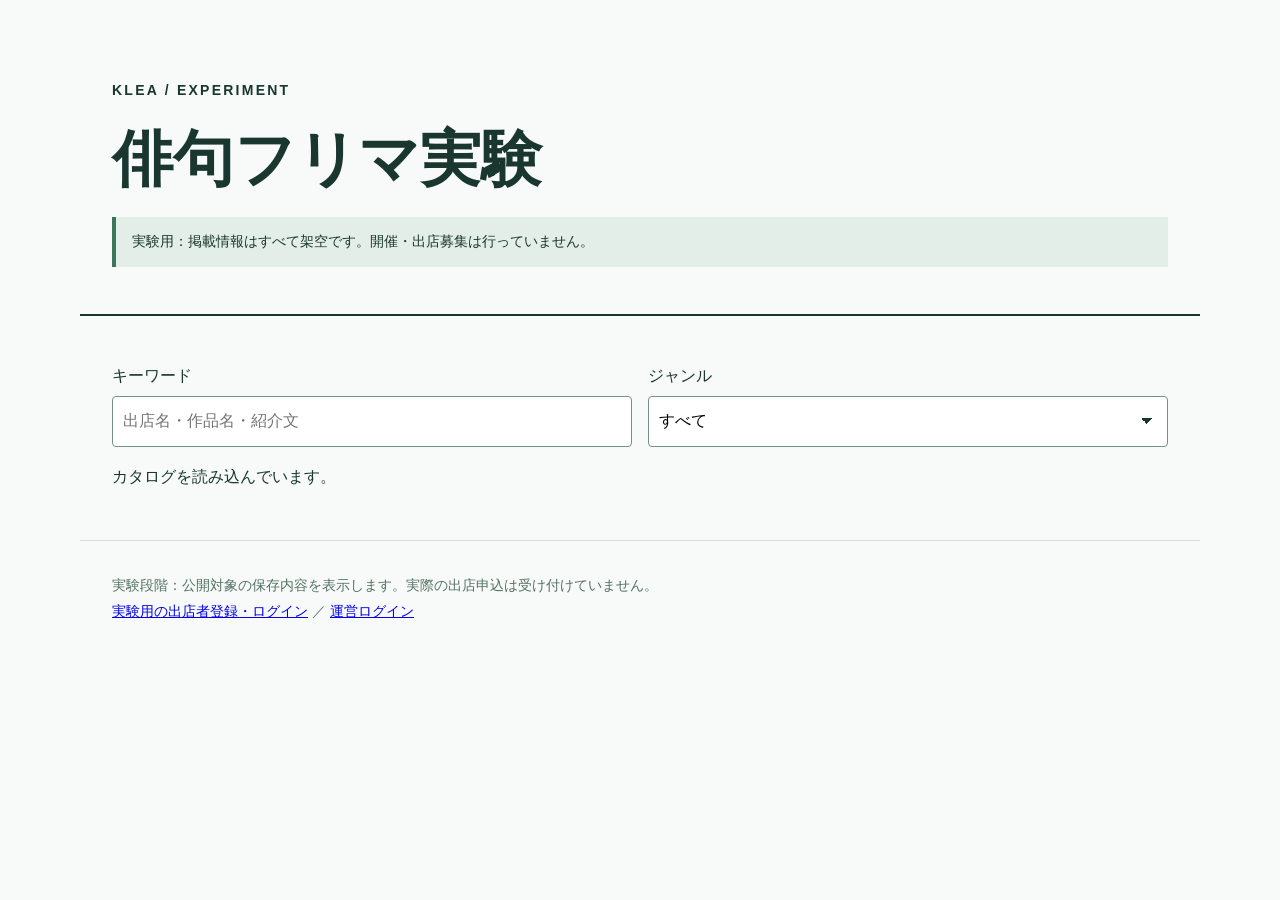
<file: docs/index.html>
<!doctype html>
<html lang="ja">
<head>
  <meta charset="utf-8">
  <meta name="viewport" content="width=device-width, initial-scale=1">
  <meta name="description" content="文芸同人誌即売会システムの実験用カタログ。すべて架空の情報です。">
  <title>俳句フリマ｜実験カタログ</title>
  <link rel="stylesheet" href="./styles.css">
  <script src="./connection.js"></script>
  <script src="./rpc.js"></script>
  <script src="./app.js" type="module"></script>
</head>
<body>
  <header><p class="eyebrow">KLEA / EXPERIMENT</p><h1 id="eventTitle">俳句フリマ実験</h1>
    <p id="catalogNotice" class="notice">実験用：掲載情報はすべて架空です。開催・出店募集は行っていません。</p>
  </header>
  <main>
    <section aria-labelledby="catalog-title">
      <p id="publicationInfo" class="meta"></p>
      <p id="eventInfo" class="meta"></p>
      <div class="filters">
        <label for="search">キーワード<input id="search" type="search" placeholder="出店名・作品名・紹介文" maxlength="200"></label>
        <label for="genre">ジャンル<select id="genre"><option value="">すべて</option></select></label>
      </div>
      <p id="status" role="status" aria-live="polite">カタログを読み込んでいます。</p>
      <div id="catalog" class="catalog"></div>
    </section>
  </main>
  <footer>実験段階：公開対象の保存内容を表示します。実際の出店申込は受け付けていません。<br><a href="./exhibitor/">実験用の出店者登録・ログイン</a> ／ <a href="./admin/">運営ログイン</a></footer>
</body>
</html>
</file>
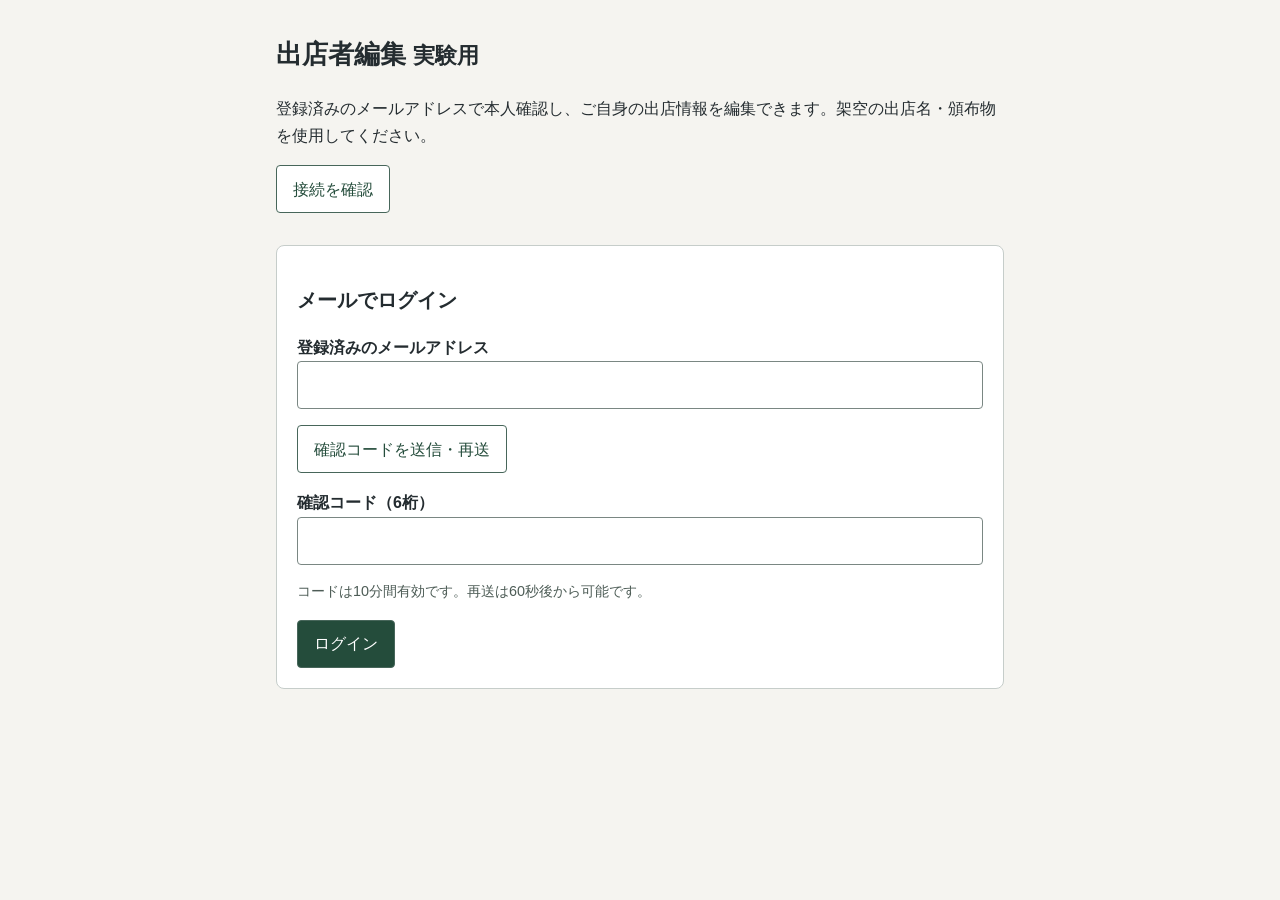
<file: gas/Index.html>
<!doctype html>
<html lang="ja">
<head>
  <base target="_top">
  <meta name="viewport" content="width=device-width, initial-scale=1">
  <title>出店者編集（実験用）</title>
  <style>
    * { box-sizing: border-box; }
    body { margin: 0; background: #f5f4f0; color: #242c30; font-family: sans-serif; line-height: 1.7; }
    main { max-width: 760px; margin: 2rem auto; padding: 0 1rem 3rem; }
    h1 { font-size: 1.65rem; } h2 { font-size: 1.25rem; }
    section, .book { background: white; border: 1px solid #c6cdca; border-radius: 8px; padding: 1.25rem; margin: 1rem 0; }
    label { display: block; margin-top: 1rem; font-weight: bold; }
    input, textarea, select { display: block; width: 100%; min-width: 0; font: inherit; padding: .6rem; border: 1px solid #7a8783; border-radius: 4px; color: inherit; background: white; }
    textarea { min-height: 7rem; resize: vertical; }
    button { font: inherit; padding: .6rem 1rem; border: 1px solid #47665a; border-radius: 4px; background: #fff; color: #244c3b; cursor: pointer; }
    button.primary { background: #244c3b; color: white; }
    button:disabled { opacity: .55; cursor: default; }
    .actions { display: flex; flex-wrap: wrap; gap: .6rem; margin-top: 1rem; }
    .note { color: #4d5c56; font-size: .9rem; }
    #result { padding: .8rem; border-left: 4px solid #47665a; overflow-wrap: anywhere; }
    #result:empty { display: none; }
    fieldset { border: 0; padding: 0; margin: 0; min-width: 0; }
    [hidden] { display: none !important; }
    .image-list { display: grid; gap: .75rem; margin: 1rem 0; }
    .image-item { border: 1px solid #c6cdca; padding: .75rem; overflow-wrap: anywhere; }
    .image-item img, #imagePreview { display: block; max-width: 100%; max-height: 400px; width: auto; height: auto; margin: .5rem auto; }
    :focus-visible { outline: 3px solid #af6900; outline-offset: 3px; }
  </style>
</head>
<body>
<main>
  <h1>出店者編集 <small>実験用</small></h1>
  <p>登録済みのメールアドレスで本人確認し、ご自身の出店情報を編集できます。架空の出店名・頒布物を使用してください。</p>
  <div class="actions"><button id="check" type="button">接続を確認</button></div>
  <p id="result" role="status" aria-live="polite"></p>
  <p id="sessionNotice" class="note" hidden></p>
  <div class="actions"><button id="restore" type="button" hidden>ログインの復元を再試行</button></div>
  <section id="login">
    <h2>メールでログイン</h2>
    <form id="emailForm">
      <label for="email">登録済みのメールアドレス</label>
      <input id="email" type="email" autocomplete="email" maxlength="254" required>
      <div class="actions"><button id="sendCode" type="submit">確認コードを送信・再送</button></div>
    </form>
    <form id="codeForm">
      <label for="code">確認コード（6桁）</label>
      <input id="code" type="text" inputmode="numeric" autocomplete="one-time-code" pattern="[0-9]{6}" maxlength="6" required>
      <p class="note">コードは10分間有効です。再送は60秒後から可能です。</p>
      <div class="actions"><button class="primary" type="submit">ログイン</button></div>
    </form>
  </section>
  <section id="editor" hidden>
    <h2>出店情報</h2>
    <p id="savedState" class="note"></p>
    <p id="editState" class="note"></p>
    <form id="profileForm">
      <fieldset id="fields">
        <label for="name">出店名（必須・80文字まで）</label><input id="name" maxlength="80" required>
        <label for="description">紹介文（2,000文字まで）</label><textarea id="description" maxlength="2000"></textarea>
        <label for="genre">ジャンル（40文字まで）</label><input id="genre" maxlength="40">
        <h2>頒布物</h2>
        <p class="note">10点まで登録できます。削除は「保存」で確定します。</p>
        <div id="books"></div>
        <button id="addBook" type="button">頒布物を追加</button>
      </fieldset>
      <div class="actions"><button id="save" class="primary" type="submit">保存</button></div>
    </form>
    <section id="imageConfirm" hidden>
      <h2>画像を確認して登録</h2>
      <p id="imageDetails"></p>
      <img id="imagePreview" alt="登録前の画像プレビュー">
      <p class="note">この表示を確認して登録してください。画像の登録はその場で保存されます。</p>
      <div class="actions"><button id="uploadImage" class="primary" type="button">この画像を登録</button><button id="cancelImage" type="button">取り消す</button></div>
    </section>
    <div class="actions">
      <button id="reload" type="button">保存済みの内容を読み直す</button>
      <button id="logout" type="button">ログアウト</button>
    </div>
    <p class="note">保存しても公開カタログには反映されません。同じタブでは再読み込み後も有効期限内のログインを復元します。未保存の入力は復元されません。</p>
  </section>
</main>
<script>
'use strict';
const $ = id => document.getElementById(id);
let token = null;
let data = null;
let dirty = false;
let busy = false;
let pending = null;
let bookSequence = 0;
let preparedImage = null;
const SESSION_KEY = 'hf_test.exhibitorSession.v1';

function sessionNotice() {
  $('sessionNotice').hidden = false;
  $('sessionNotice').textContent = 'このブラウザーではログイン情報を一時保存できません。再読み込み後は再ログインが必要です。';
}
function rememberSession(value) {
  try {
    if (value) window.sessionStorage.setItem(SESSION_KEY, value);
    else window.sessionStorage.removeItem(SESSION_KEY);
    return true;
  } catch (_) { sessionNotice(); return false; }
}
function storedSession() {
  try {
    const value = window.sessionStorage.getItem(SESSION_KEY);
    if (value === null) return null;
    if (/^[0-9a-f]{64}$/.test(value)) return value;
    rememberSession(null);
  } catch (_) { sessionNotice(); }
  return null;
}
async function restoreSession() {
  const savedToken = storedSession();
  $('restore').hidden = true;
  if (!savedToken) return;
  message('ログイン情報を確認しています。');
  try {
    // 保存されたトークンだけではログイン扱いにしない。期限・失効・所属は毎回GASが確認する。
    const result = await rpc('getMyProfile', savedToken);
    token = savedToken;
    render(result.data);
    message('ログインを復元し、保存済みの内容を読み込みました。');
  } catch (error) {
    if (['UNAUTHENTICATED', 'FORBIDDEN'].includes(error.code)) {
      rememberSession(null);
      message('ログインを継続できません。メール確認コードで再ログインしてください。');
    } else {
      // 通信失敗と失効を区別し、再試行できるように保存したトークンは残す。
      $('restore').hidden = false;
      message('ログイン情報を確認できませんでした。「ログインの復元を再試行」を押してください。');
    }
  }
}

function message(text) { $('result').textContent = text; }
function controls() {
  const closed = data && data.editable === false;
  $('fields').disabled = busy || !!pending || !!preparedImage;
  for (const node of $('fields').querySelectorAll('input, textarea, select, button')) {
    node.disabled = !!closed && node.dataset.readAction !== 'true';
  }
  $('save').disabled = busy || !!preparedImage || !!closed;
  $('save').textContent = pending ? '同じ保存を再試行・結果確認' : '保存';
  $('reload').disabled = busy;
  $('logout').disabled = busy;
  $('check').disabled = busy;
  $('restore').disabled = busy;
  for (const node of document.querySelectorAll('#login input, #login button')) node.disabled = busy;
  $('addBook').disabled = !!closed || $('books').children.length >= 10;
  $('uploadImage').disabled = busy;
  $('cancelImage').disabled = busy || !!(preparedImage && preparedImage.committing);
}
function rpc(method, ...args) {
  return new Promise((resolve, reject) => {
    if (!window.google || !google.script || !google.script.run) {
      reject({ network: true, message: 'GASのWebアプリURLから開いてください。' }); return;
    }
    google.script.run.withSuccessHandler(result => {
      if (result && result.ok) resolve(result);
      else {
        const error = result && result.error || { code: 'UNAVAILABLE', message: '応答を確認できませんでした。' };
        if (error.code === 'UNAUTHENTICATED') rememberSession(null);
        reject(error);
      }
    }).withFailureHandler(() => reject({ network: true, message: '通信結果を確認できませんでした。' }))[method](...args);
  });
}
async function action(operation) {
  if (busy) return;
  busy = true; controls();
  try { await operation(); }
  catch (error) { message(error.message || '処理を完了できませんでした。'); }
  finally { busy = false; controls(); }
}
function input(labelText, key, value, options = {}) {
  const label = document.createElement('label');
  const id = 'book-' + bookSequence + '-' + key;
  label.htmlFor = id; label.textContent = labelText;
  const field = document.createElement(options.area ? 'textarea' : 'input');
  field.id = id; field.dataset.key = key; field.value = value;
  if (options.max) field.maxLength = options.max;
  if (options.required) field.required = true;
  if (options.number) { field.type = 'number'; field.min = '0'; field.max = '1000000'; field.step = '1'; field.required = true; }
  return [label, field];
}
function addBook(book) {
  bookSequence++;
  const card = document.createElement('div'); card.className = 'book'; card.dataset.id = book.id || '';
  card.dataset.imageIds = JSON.stringify((book.images || []).map(image => image.id));
  card.append(...input('作品名（必須・120文字まで）', 'title', book.title, { max: 120, required: true }),
    ...input('著者（120文字まで）', 'author', book.author, { max: 120 }),
    ...input('紹介文（2,000文字まで）', 'description', book.description, { max: 2000, area: true }),
    ...input('価格（円）', 'price', book.price, { number: true }));
  const label = document.createElement('label'); label.textContent = '刊行区分'; label.htmlFor = 'book-' + bookSequence + '-release';
  const select = document.createElement('select'); select.dataset.key = 'releaseType'; select.id = label.htmlFor;
  for (const text of ['新刊', '既刊', 'その他']) { const option = document.createElement('option'); option.value = text; option.textContent = text; select.append(option); }
  select.value = book.releaseType;
  const remove = document.createElement('button'); remove.type = 'button'; remove.textContent = 'この頒布物を削除';
  remove.addEventListener('click', () => { card.remove(); dirty = true; controls(); });
  const actions = document.createElement('div'); actions.className = 'actions'; actions.append(remove);
  card.append(label, select, actions);
  const images = document.createElement('div'); images.className = 'image-list';
  (book.images || []).forEach(image => {
    const item = document.createElement('div'); item.className = 'image-item';
    const status = document.createElement('p'); status.textContent = image.width + '×' + image.height + 'px ／ ' + Math.ceil(image.bytes / 1000) + 'KB';
    const preview = document.createElement('img'); preview.alt = book.title + 'の登録画像'; preview.hidden = true;
    const show = document.createElement('button'); show.type = 'button'; show.dataset.readAction = 'true'; show.textContent = '画像を表示';
    show.addEventListener('click', () => action(async () => {
      const result = await rpc('getPublicationImage', token, image.id);
      if (result.contentType !== 'image/jpeg' && result.contentType !== 'image/png') throw new Error('画像形式を確認できません。');
      preview.src = 'data:' + result.contentType + ';base64,' + result.base64; preview.hidden = false;
    }));
    const erase = document.createElement('button'); erase.type = 'button'; erase.textContent = '画像を削除';
    erase.addEventListener('click', () => {
      card.dataset.imageIds = JSON.stringify(JSON.parse(card.dataset.imageIds).filter(id => id !== image.id));
      item.remove(); dirty = true; controls();
    });
    const earlier = document.createElement('button'); earlier.type = 'button'; earlier.textContent = '先頭にする';
    earlier.addEventListener('click', () => {
      card.dataset.imageIds = JSON.stringify([image.id, ...JSON.parse(card.dataset.imageIds).filter(id => id !== image.id)]);
      images.prepend(item); dirty = true;
    });
    const imageActions = document.createElement('div'); imageActions.className = 'actions'; imageActions.append(show, earlier, erase);
    item.append(status, preview, imageActions); images.append(item);
  });
  card.append(images);
  const uploadLabel = document.createElement('label'); uploadLabel.textContent = '画像を追加（1作品3点まで）';
  const upload = document.createElement('input'); upload.type = 'file';
  upload.id = 'book-' + bookSequence + '-upload'; uploadLabel.htmlFor = upload.id;
  upload.accept = '.jpg,.jpeg,.png,.gif,.bmp,image/jpeg,image/png,image/gif,image/bmp';
  upload.addEventListener('change', () => action(async () => {
    const file = upload.files && upload.files[0]; upload.value = '';
    if (!file) return;
    if (!book.id || dirty) throw new Error('先に出店情報を保存してから、画像を追加してください。');
    if (!data.imagesConfigured) throw new Error('画像保存先が未設定です。運営に確認してください。');
    if ((book.images || []).length >= 3) throw new Error('画像は3点までです。削除して保存してから追加してください。');
    const image = await prepareImage(file);
    preparedImage = { request: { publicationId: book.id, revision: data.revision, requestId: crypto.randomUUID(),
      contentType: image.contentType, base64: image.base64 }, committing: false };
    $('imagePreview').src = 'data:' + image.contentType + ';base64,' + image.base64;
    $('imageDetails').textContent = image.width + '×' + image.height + 'px ／ ' + Math.ceil(image.bytes / 1000) + 'KB（静止画）';
    $('imageConfirm').hidden = false; message('画像の見え方を確認して登録してください。');
  }));
  const note = document.createElement('p'); note.className = 'note';
  note.textContent = 'JPEG・PNG・GIF・BMP、元画像20MBまで。長辺2,400px・1.5MB以内に調整します。GIFは先頭の静止画、一覧の先頭が代表画像になります。画像の追加前に出店情報を保存してください。';
  card.append(uploadLabel, upload, note); $('books').append(card);
}
function render(next) {
  data = next; pending = null; dirty = false; clearPreparedImage();
  $('name').value = data.profile.name; $('description').value = data.profile.description; $('genre').value = data.profile.genre;
  $('books').replaceChildren(); data.publications.forEach(addBook);
  $('savedState').textContent = '更新番号 ' + data.revision + (data.updatedAt ? ' ／ 保存日時 ' + new Date(data.updatedAt).toLocaleString('ja-JP') : ' ／ まだ保存されていません');
  $('editState').textContent = data.editable ? '編集期限: ' + new Date(data.editDeadline).toLocaleString('ja-JP')
    : '編集期間外です。保存・追加・削除はできません。';
  $('login').hidden = true; $('editor').hidden = false; controls();
}
function request() {
  const publications = Array.from($('books').children, card => {
    const book = { id: card.dataset.id || null };
    for (const field of card.querySelectorAll('[data-key]')) book[field.dataset.key] = field.dataset.key === 'price' ? Number(field.value) : field.value;
    book.imageIds = JSON.parse(card.dataset.imageIds);
    return book;
  });
  return { exhibitorId: data.exhibitorId, revision: data.revision, requestId: crypto.randomUUID(),
    profile: { name: $('name').value, description: $('description').value, genre: $('genre').value }, publications };
}
$('check').addEventListener('click', () => action(async () => { await rpc('getSystemStatus'); message('GASと保存先への接続を確認できました。'); }));
$('emailForm').addEventListener('submit', event => {
  event.preventDefault(); action(async () => { const result = await rpc('requestLoginCode', $('email').value); $('code').value = ''; message(result.message); });
});
$('codeForm').addEventListener('submit', event => {
  event.preventDefault();
  if (!$('emailForm').reportValidity()) return;
  action(async () => {
    const result = await rpc('verifyLoginCode', $('email').value, $('code').value);
    token = result.token; rememberSession(token); $('restore').hidden = true;
    $('code').value = ''; $('email').value = ''; render(result.data); message('ログインしました。有効期限は2時間です。');
  });
});
$('fields').addEventListener('input', event => { if (!event.target || event.target.type !== 'file') dirty = true; });
$('addBook').addEventListener('click', () => {
  if ($('books').children.length >= 10) return;
  addBook({ id: null, title: '', author: '', description: '', price: 0, releaseType: '新刊' }); dirty = true; controls();
});
$('profileForm').addEventListener('submit', event => {
  event.preventDefault(); action(async () => {
    if (preparedImage || !data.editable) return;
    if (!pending) pending = request();
    controls(); message('保存しています。');
    try {
      const result = await rpc('saveProfile', token, pending);
      render(result.data);
      message(result.replayed ? '保存済みであることを確認しました。最新の保存内容を表示しています。' : '保存しました。');
    } catch (error) {
      // 通信失敗・一時障害は同じ内容とIDで再送。編集を止め、二重作成を防ぐ。
      if (error.code === 'PUBLICATION_PENDING') {
        message(error.message);
      } else if (error.network || ['UNAVAILABLE', 'BUSY'].includes(error.code)) {
        message('保存結果が未確認です。「同じ保存を再試行・結果確認」を押してください。');
      } else {
        pending = null;
        if (error.code === 'EDIT_CLOSED') data.editable = false;
        message(error.message);
      }
    }
  });
});
$('reload').addEventListener('click', () => {
  if ((dirty || pending || preparedImage) && !confirm('未保存の入力・登録前の画像を破棄し、保存済みの内容を読み直しますか？')) return;
  action(async () => { const result = await rpc('getMyProfile', token); render(result.data); message('保存済みの内容を読み込みました。'); });
});
$('logout').addEventListener('click', () => {
  if ((dirty || pending || preparedImage) && !confirm('未保存の入力・登録前の画像を破棄してログアウトしますか？')) return;
  action(async () => {
    // 失効確認が取れるまでトークンを保持し、ログアウトを再試行できるようにする。
    try { await rpc('logout', token); }
    catch (error) { if (error.code !== 'UNAUTHENTICATED' && error.code !== 'FORBIDDEN') throw error; }
    token = null; data = null; pending = null; dirty = false;
    clearPreparedImage();
    rememberSession(null); $('restore').hidden = true;
    $('profileForm').reset(); $('books').replaceChildren(); $('editor').hidden = true; $('login').hidden = false;
    message('ログアウトしました。');
  });
});
function clearPreparedImage() {
  preparedImage = null; $('imagePreview').removeAttribute('src'); $('imageConfirm').hidden = true;
  $('uploadImage').textContent = 'この画像を登録';
}
$('cancelImage').addEventListener('click', () => { if (preparedImage && !preparedImage.committing) { clearPreparedImage(); controls(); } });
$('uploadImage').addEventListener('click', () => action(async () => {
  if (!preparedImage) return;
  preparedImage.committing = true; controls(); message('画像を登録しています。');
  try {
    const result = await rpc('uploadPublicationImage', token, preparedImage.request);
    render(result.data); message(result.replayed ? '画像が登録済みであることを確認しました。' : '画像を登録しました。');
  } catch (error) {
    if (error.network || ['UNAVAILABLE', 'BUSY'].includes(error.code)) {
      $('uploadImage').textContent = '同じ画像登録を再試行・結果確認';
      message('登録結果が未確認です。同じ画像登録を再試行するか、保存済みの内容を読み直してください。');
    } else {
      if (error.code === 'EDIT_CLOSED') data.editable = false;
      clearPreparedImage(); message(error.message);
    }
  }
}));

function sourceImageSize(bytes) {
  const u16 = at => bytes[at] * 256 + bytes[at + 1];
  const le32 = at => bytes[at] + bytes[at + 1] * 256 + bytes[at + 2] * 65536 + bytes[at + 3] * 16777216;
  const be32 = at => bytes[at] * 16777216 + bytes[at + 1] * 65536 + bytes[at + 2] * 256 + bytes[at + 3];
  if (bytes.slice(0, 8).join(',') === '137,80,78,71,13,10,26,10' && bytes.length >= 33) return { width: be32(16), height: be32(20) };
  if (String.fromCharCode(...bytes.slice(0, 6)).match(/^GIF8[79]a$/) && bytes.length >= 13) return { width: bytes[6] + 256 * bytes[7], height: bytes[8] + 256 * bytes[9] };
  if (bytes[0] === 66 && bytes[1] === 77 && bytes.length >= 26 && le32(14) >= 40) {
    const height = le32(22);
    return { width: le32(18), height: height > 2147483647 ? 4294967296 - height : height };
  }
  if (bytes[0] === 255 && bytes[1] === 216) {
    let at = 2;
    while (at + 4 <= bytes.length) {
      if (bytes[at++] !== 255) break;
      while (bytes[at] === 255) at++;
      const marker = bytes[at++], length = u16(at);
      if (length < 2 || at + length > bytes.length || marker === 218) break;
      if ([192, 193, 194].includes(marker) && length >= 8) return { width: u16(at + 5), height: u16(at + 3) };
      at += length;
    }
  }
  throw new Error('JPEG・PNG・GIF・BMP画像を選択してください。画像の内容を読み取れませんでした。');
}
async function prepareImage(file) {
  if (file.size < 1 || file.size > 20000000) throw new Error('元画像は20MB以内で選択してください。');
  const bytes = new Uint8Array(await file.arrayBuffer());
  const size = sourceImageSize(bytes);
  if (!Number.isInteger(size.width) || !Number.isInteger(size.height) || size.width < 1 || size.height < 1
      || size.width * size.height > 60000000) throw new Error('元画像は6,000万画素以内で選択してください。');
  if (typeof createImageBitmap !== 'function') throw new Error('このブラウザーでは画像を調整できません。別のブラウザーでお試しください。');
  const bitmap = await createImageBitmap(file, { imageOrientation: 'from-image' });
  try {
    if (bitmap.width * bitmap.height > 60000000) throw new Error('元画像の画素数が上限を超えています。');
    const canvas = document.createElement('canvas');
    let scale = Math.min(1, 2400 / Math.max(bitmap.width, bitmap.height));
    for (let attempt = 0; attempt < 5; attempt++, scale *= .8) {
      canvas.width = Math.max(1, Math.round(bitmap.width * scale)); canvas.height = Math.max(1, Math.round(bitmap.height * scale));
      const context = canvas.getContext('2d');
      if (!context) throw new Error('画像の調整に失敗しました。');
      context.drawImage(bitmap, 0, 0, canvas.width, canvas.height);
      const encode = (type, quality) => new Promise(resolve => canvas.toBlob(resolve, type, quality));
      // 線画・透過を保てるPNGが上限内なら優先。大きければ白背景JPEGをプレビューする。
      let blob = await encode('image/png');
      if (!blob || blob.size > 1500000) {
        context.globalCompositeOperation = 'destination-over'; context.fillStyle = '#fff'; context.fillRect(0, 0, canvas.width, canvas.height);
        context.globalCompositeOperation = 'source-over';
        for (const quality of [.92, .84, .76]) {
          blob = await encode('image/jpeg', quality);
          if (blob && blob.size <= 1500000) break;
        }
      }
      if (blob && blob.size <= 1500000 && ['image/png', 'image/jpeg'].includes(blob.type)) {
        const output = new Uint8Array(await blob.arrayBuffer());
        let binary = '';
        for (let index = 0; index < output.length; index += 8192) binary += String.fromCharCode(...output.subarray(index, index + 8192));
        return { base64: btoa(binary), contentType: blob.type, bytes: blob.size, width: canvas.width, height: canvas.height };
      }
    }
    throw new Error('1.5MB以内に調整できませんでした。小さい画像を選択してください。');
  } finally { bitmap.close(); }
}
window.addEventListener('beforeunload', event => { if (dirty || pending || preparedImage) { event.preventDefault(); event.returnValue = ''; } });
$('restore').addEventListener('click', () => action(restoreSession));
controls();
action(restoreSession);
</script>
</body>
</html>
</file>
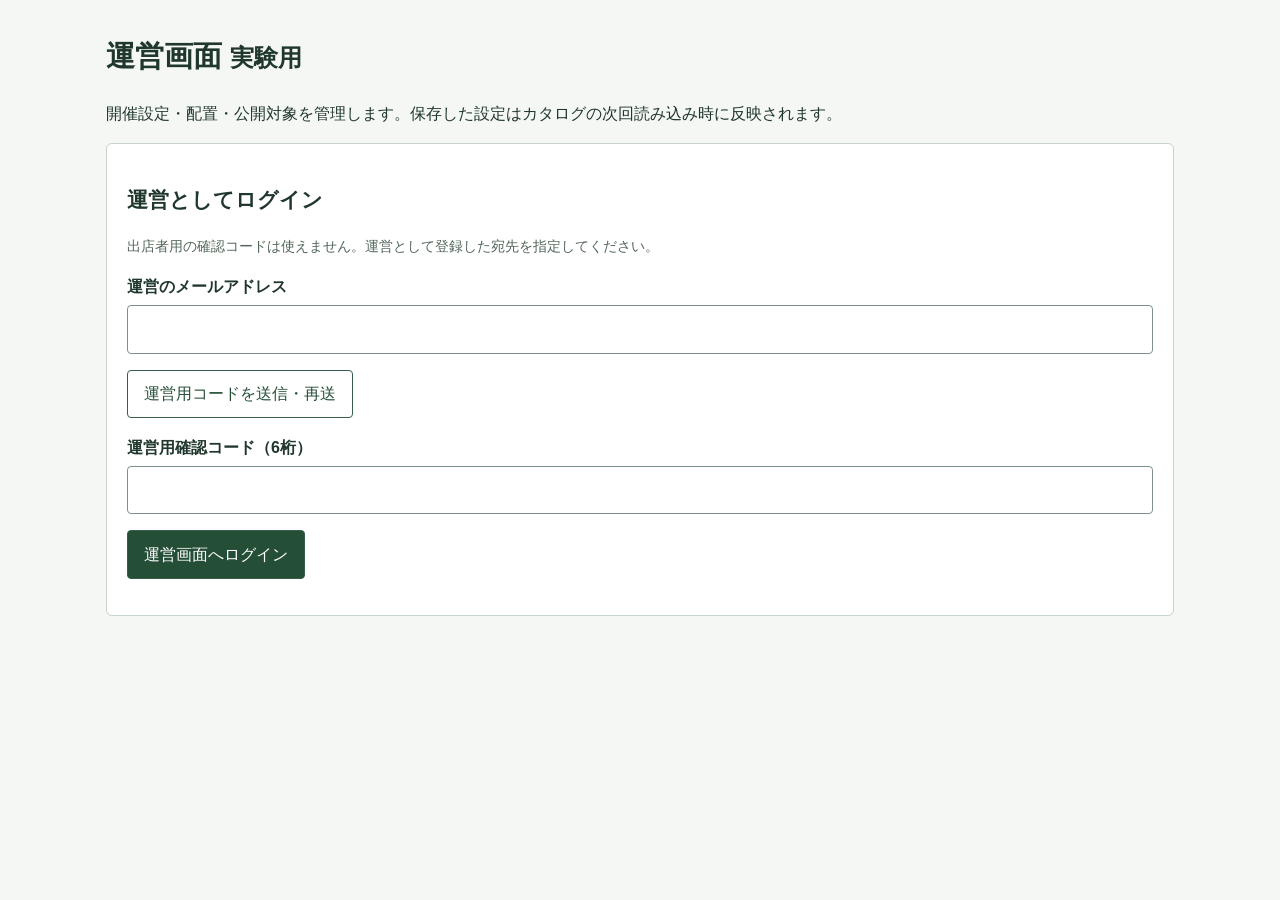
<file: docs/admin/index.html>
<!doctype html>
<html lang="ja">
<head>
  <meta charset="utf-8">
  <script src="../connection.js"></script><script src="../rpc.js"></script>
  <meta name="viewport" content="width=device-width, initial-scale=1">
  <title>運営画面（実験用）</title>
  <style>
    *{box-sizing:border-box}body{margin:0;background:#f5f7f5;color:#20372d;font-family:sans-serif;line-height:1.7}
    main{max-width:1100px;margin:2rem auto;padding:0 1rem 3rem}h1{font-size:1.8rem}h2{font-size:1.3rem}h3{font-size:1.1rem}
    section,.panel{background:white;border:1px solid #c6d2ca;border-radius:6px;padding:1.25rem;margin:1rem 0}
    label{display:block;font-weight:bold;margin:.8rem 0 .3rem}input,textarea,select,button{font:inherit}select,input:not([type=checkbox]){display:block;width:100%;padding:.6rem;border:1px solid #7d9184;border-radius:4px;color:inherit;background:white}
    input[type=checkbox]{width:1.2rem;height:1.2rem;vertical-align:middle}button,.file-link{padding:.6rem 1rem;border:1px solid #375e49;border-radius:4px;background:white;color:#254e37;cursor:pointer}
    .primary{background:#254e37;color:white}button:disabled{opacity:.5;cursor:default}.actions{display:flex;flex-wrap:wrap;gap:.6rem;margin:1rem 0}.note{font-size:.9rem;color:#52665a}
    #result{border-left:4px solid #375e49;padding:.8rem;overflow-wrap:anywhere}#result:empty{display:none}.form-grid{display:grid;grid-template-columns:1fr 1fr;gap:0 1rem}
    table{border-collapse:collapse;width:100%;margin:1rem 0}th,td{border-bottom:1px solid #d0d9d2;padding:.7rem;text-align:left;vertical-align:top}td:nth-child(2){overflow-wrap:anywhere}.table-wrap{overflow-x:auto}caption{text-align:left;font-weight:bold}
    fieldset{border:0;margin:0;padding:0;min-width:0}
    [hidden]{display:none!important}:focus-visible{outline:3px solid #b36b12;outline-offset:3px}@media(max-width:640px){.form-grid{grid-template-columns:1fr}section{padding:1rem}main{margin:1rem auto}th,td{padding:.5rem}}
  </style>
</head>
<body>
<main>
  <header><h1>運営画面 <small>実験用</small></h1><p>開催設定・配置・公開対象を管理します。保存した設定はカタログの次回読み込み時に反映されます。</p></header>
  <p id="result" role="status" aria-live="polite"></p>
  <p id="storageNotice" class="note" hidden>このブラウザーではログインを一時保存できません。再読み込み後は再ログインしてください。</p>
  <button id="restore" type="button" hidden>ログインの復元を再試行</button>
  <section id="login">
    <h2>運営としてログイン</h2>
    <p class="note">出店者用の確認コードは使えません。運営として登録した宛先を指定してください。</p>
    <form id="emailForm"><label for="email">運営のメールアドレス</label><input id="email" type="email" autocomplete="email" maxlength="254" required><div class="actions"><button type="submit">運営用コードを送信・再送</button></div></form>
    <form id="codeForm"><label for="code">運営用確認コード（6桁）</label><input id="code" type="text" inputmode="numeric" autocomplete="one-time-code" pattern="[0-9]{6}" maxlength="6" required><div class="actions"><button class="primary" type="submit">運営画面へログイン</button></div></form>
  </section>
  <div id="dashboard" hidden>
    <div class="actions"><button id="reload" type="button">保存済み設定を読み直す</button><button id="logout" type="button">ログアウト</button></div>
    <p id="revision" class="note"></p>
    <section>
      <h2>開催設定・配置</h2>
      <form id="eventForm">
        <fieldset id="fields">
          <label for="title">カタログ名（必須）</label><input id="title" maxlength="120" required>
          <div class="form-grid"><div><label for="eventDate">開催日</label><input id="eventDate" type="date"></div><div><label for="venue">会場</label><input id="venue" maxlength="200"></div></div>
          <label for="deadline">出店者の編集終了日時（日本時間）</label><input id="deadline" type="datetime-local" step="1">
          <p class="note">空欄・期限終了後は出店者の編集を停止します。変更は設定保存後に有効です。</p>
          <label for="publicationMode">出店の公開モード</label><select id="publicationMode"><option value="approval">運営承認モード</option><option value="automatic">自動公開モード</option></select><p id="publicationModeNote" class="note"></p><p class="note">自動公開への変更で、既存の承認待ち出店も掲載されます。運営承認に戻すと、承認チェックのある出店だけが掲載されます。変更は「設定を保存」で確定します。</p><div class="table-wrap"><table><caption>出店者と承認・配置</caption><thead><tr><th>運営承認</th><th>出店者</th><th>作品・画像</th><th>ブース番号</th></tr></thead><tbody id="exhibitors"></tbody></table></div>
          <p class="note">承認は出店単位です。承認後のプロフィール・作品・画像の編集に再承認は不要です。ブース番号が空なら「配置未定」です。</p>
        </fieldset>
        <div class="actions"><button id="save" class="primary" type="submit">設定を保存</button></div>
      </form>
    </section>
    <section><h2>公開データ</h2><p class="note">初回の有効化・公開反映の復旧・シートを直接編集した後に使います。有効化後は保存時に自動更新します。未保存の入力は反映されません。</p><button id="rebuildCatalog" type="button">公開データを再生成</button></section>
    <p><a href="../">公開カタログを確認</a></p>
  </div>
</main>
<script>
'use strict';
const $ = id => document.getElementById(id);
const SESSION_KEY = 'hf_test.adminSession.v1';
let token = null, data = null, dirty = false, busy = false, pendingSave = null;
function message(text) { $('result').textContent = text; }
function persist(value) {
  try { if (value) window.sessionStorage.setItem(SESSION_KEY, value); else window.sessionStorage.removeItem(SESSION_KEY); }
  catch (_) { $('storageNotice').hidden = false; }
}
function publicationControls() {
  const automatic = $('publicationMode').value === 'automatic';
  $('publicationModeNote').textContent = automatic ? '自動公開：メール確認が完了した出店を自動で掲載します。承認チェックは使用しません。' : '運営承認：下の承認チェックを入れ、設定を保存した出店だけを掲載します。';
  for (const input of $('exhibitors').querySelectorAll('[data-key]')) {
    if (input.dataset.key === 'publish') input.disabled = automatic || busy || !!pendingSave;
  }
}
function controls() {
  publicationControls();
  const pending = !!pendingSave;
  $('fields').disabled = busy || pending;
  $('save').disabled = busy;
  $('save').textContent = pendingSave ? '同じ設定保存を再試行・結果確認' : '設定を保存';
  for (const id of ['reload', 'logout', 'restore']) $(id).disabled = busy;
  $('rebuildCatalog').disabled = busy || pending || dirty;
  for (const element of document.querySelectorAll('#login input, #login button')) element.disabled = busy;
}
async function rpc(name, ...args) {
  try { return await window.hfRpc(name, ...args); }
  catch (error) { if (error.code === 'UNAUTHENTICATED') persist(null); throw error; }
}
async function action(operation) {
  if (busy) return; busy = true; controls();
  try { await operation(); } catch (error) { message(error.message || '処理を完了できませんでした。'); }
  finally { busy = false; controls(); }
}
function element(tag, text, className) { const node = document.createElement(tag); if (text !== undefined) node.textContent = text; if (className) node.className = className; return node; }
function render(next) {
  data = next; dirty = false; pendingSave = null;
  $('publicationMode').value = data.publicationMode || 'approval';
  $('title').value = data.title; $('eventDate').value = data.eventDate; $('venue').value = data.venue;
  $('deadline').value = data.editDeadline && Number.isFinite(Date.parse(data.editDeadline)) ? new Date(Date.parse(data.editDeadline) + 9 * 3600000).toISOString().slice(0, 19) : '';
  $('revision').textContent = '開催回 ' + data.eventId + ' ／ 設定更新番号 ' + data.revision;
  $('exhibitors').replaceChildren();
  data.exhibitors.forEach(exhibitor => {
    const row = element('tr'); row.dataset.id = exhibitor.exhibitorId;
    const selectCell = element('td'); const select = element('input'); select.type = 'checkbox'; select.checked = exhibitor.publish; select.dataset.key = 'publish'; select.setAttribute('aria-label', exhibitor.name + 'の出店を承認する'); selectCell.append(select);
    const name = element('td'); name.append(element('strong', exhibitor.name), element('div', exhibitor.exhibitorId, 'note'));
    const boothCell = element('td'); const booth = element('input'); booth.value = exhibitor.booth; booth.maxLength = 40; booth.dataset.key = 'booth'; booth.setAttribute('aria-label', exhibitor.name + 'のブース番号'); boothCell.append(booth);
    row.append(selectCell, name, element('td', exhibitor.publicationCount + '作品 ／ ' + exhibitor.imageCount + '点'), boothCell); $('exhibitors').append(row);
  });
  $('login').hidden = true; $('dashboard').hidden = false; $('restore').hidden = true; controls();
}
function saveRequest() {
  const deadline = $('deadline').value;
  return { revision: data.revision, requestId: crypto.randomUUID(), title: $('title').value, eventDate: $('eventDate').value,
    venue: $('venue').value, publicationMode: $('publicationMode').value, editDeadline: deadline ? (deadline.length === 16 ? deadline + ':00' : deadline) + '+09:00' : '',
    exhibitors: Array.from($('exhibitors').children, row => {
      const values = { exhibitorId: row.dataset.id };
      for (const input of row.querySelectorAll('[data-key]')) values[input.dataset.key] = input.dataset.key === 'publish' ? input.checked : input.value;
      return values;
    }) };
}
async function restore() {
  let saved;
  try { saved = window.sessionStorage.getItem(SESSION_KEY); } catch (_) { $('storageNotice').hidden = false; return; }
  if (!saved) return;
  if (!/^[a-f0-9]{64}$/.test(saved)) { persist(null); return; }
  $('restore').hidden = true; message('運営ログインを確認しています。');
  try { const result = await rpc('getAdminDashboard', saved); token = saved; render(result.data); message('運営ログインを復元しました。'); }
  catch (error) {
    if (error.code === 'UNAUTHENTICATED') { persist(null); message('運営として再ログインしてください。'); }
    else { $('restore').hidden = false; message('ログインを確認できませんでした。復元を再試行してください。'); }
  }
}
$('restore').addEventListener('click', () => action(restore));
$('emailForm').addEventListener('submit', event => { event.preventDefault(); action(async () => { const result = await rpc('requestAdminLoginCode', $('email').value); $('code').value = ''; message(result.message); }); });
$('codeForm').addEventListener('submit', event => {
  event.preventDefault(); if (!$('emailForm').reportValidity()) return;
  action(async () => { const result = await rpc('verifyAdminLoginCode', $('email').value, $('code').value); token = result.token; persist(token); $('code').value = ''; $('email').value = ''; render(result.data); message('運営としてログインしました。有効期限は1時間です。'); });
});
function changed() { dirty = true; controls(); }
$('publicationMode').addEventListener('change', changed);
$('fields').addEventListener('input', changed); $('fields').addEventListener('change', changed);
$('eventForm').addEventListener('submit', event => {
  event.preventDefault(); action(async () => {
    if (!pendingSave) {
      const request = saveRequest();
      if (data.editDeadline && Date.parse(data.editDeadline) <= Date.now() && Date.parse(request.editDeadline) > Date.now()
          && !confirm('終了済みの出店者編集を再開しますか？')) return;
      pendingSave = request;
    }
    controls();
    try { const result = await rpc('saveAdminEvent', token, pendingSave); render(result.data); message(result.replayed ? '設定が保存済みであることを確認しました。' : '設定を保存しました。カタログの次回読み込み時に反映されます。'); }
    catch (error) {
      if (error.code === 'PUBLICATION_PENDING') message(error.message);
      else if (error.network || ['UNAVAILABLE', 'BUSY'].includes(error.code)) message('保存結果が未確認です。同じ設定保存を再試行してください。');
      else { pendingSave = null; message(error.message); }
    }
  });
});
$('rebuildCatalog').addEventListener('click', () => action(async () => {
  message('保存済みの内容から公開データを作成しています。');
  await rpc('rebuildPublicCatalog', token);
  message('公開データを更新しました。カタログの次回読み込み時に反映されます。');
}));
$('reload').addEventListener('click', () => {
  if ((dirty || pendingSave) && !confirm('未保存の入力を破棄して保存済み設定を読み直しますか？')) return;
  action(async () => { const result = await rpc('getAdminDashboard', token); render(result.data); message('保存済み設定を読み込みました。'); });
});
$('logout').addEventListener('click', () => {
  if ((dirty || pendingSave) && !confirm('未保存の入力を破棄してログアウトしますか？')) return;
  action(async () => {
    try { await rpc('logoutAdmin', token); } catch (error) { if (error.code !== 'UNAUTHENTICATED') throw error; }
    token = null; data = null; dirty = false; pendingSave = null; persist(null); $('eventForm').reset(); $('exhibitors').replaceChildren(); $('dashboard').hidden = true; $('login').hidden = false; message('運営画面からログアウトしました。');
  });
});
window.addEventListener('beforeunload', event => { if (dirty || pendingSave) { event.preventDefault(); event.returnValue = ''; } });
controls(); action(restore);
</script>
</body>
</html>
</file>
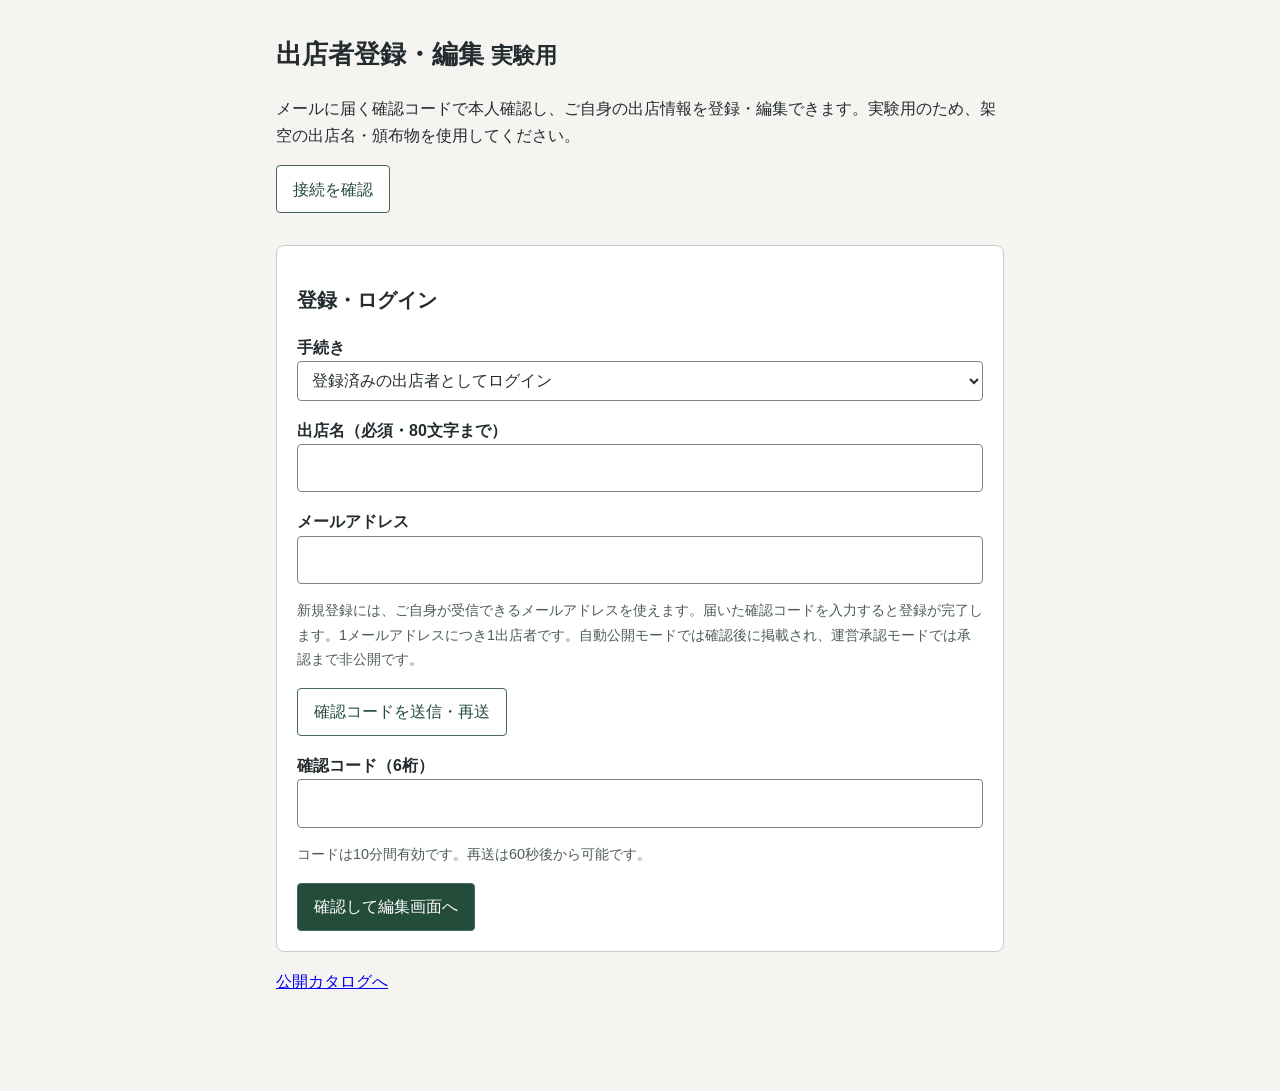
<file: docs/exhibitor/index.html>
<!doctype html>
<html lang="ja">
<head>
  <meta charset="utf-8">
  <script src="../connection.js"></script><script src="../rpc.js"></script>
  <meta name="viewport" content="width=device-width, initial-scale=1">
  <title>出店者編集（実験用）</title>
  <style>
    * { box-sizing: border-box; }
    body { margin: 0; background: #f5f4f0; color: #242c30; font-family: sans-serif; line-height: 1.7; }
    main { max-width: 760px; margin: 2rem auto; padding: 0 1rem 3rem; }
    h1 { font-size: 1.65rem; } h2 { font-size: 1.25rem; }
    section, .book { background: white; border: 1px solid #c6cdca; border-radius: 8px; padding: 1.25rem; margin: 1rem 0; }
    label { display: block; margin-top: 1rem; font-weight: bold; }
    input, textarea, select { display: block; width: 100%; min-width: 0; font: inherit; padding: .6rem; border: 1px solid #7a8783; border-radius: 4px; color: inherit; background: white; }
    textarea { min-height: 7rem; resize: vertical; }
    button { font: inherit; padding: .6rem 1rem; border: 1px solid #47665a; border-radius: 4px; background: #fff; color: #244c3b; cursor: pointer; }
    button.primary { background: #244c3b; color: white; }
    button:disabled { opacity: .55; cursor: default; }
    .actions { display: flex; flex-wrap: wrap; gap: .6rem; margin-top: 1rem; }
    .note { color: #4d5c56; font-size: .9rem; }
    #result { padding: .8rem; border-left: 4px solid #47665a; overflow-wrap: anywhere; }
    #result:empty { display: none; }
    fieldset { border: 0; padding: 0; margin: 0; min-width: 0; }
    [hidden] { display: none !important; }
    .image-list { display: grid; gap: .75rem; margin: 1rem 0; }
    .image-item { border: 1px solid #c6cdca; padding: .75rem; overflow-wrap: anywhere; }
    .image-item img, #imagePreview { display: block; max-width: 100%; max-height: 400px; width: auto; height: auto; margin: .5rem auto; }
    :focus-visible { outline: 3px solid #af6900; outline-offset: 3px; }
  </style>
</head>
<body>
<main>
  <h1>出店者登録・編集 <small>実験用</small></h1>
  <p>メールに届く確認コードで本人確認し、ご自身の出店情報を登録・編集できます。実験用のため、架空の出店名・頒布物を使用してください。</p>
  <div class="actions"><button id="check" type="button">接続を確認</button></div>
  <p id="result" role="status" aria-live="polite"></p>
  <p id="sessionNotice" class="note" hidden></p>
  <div class="actions"><button id="restore" type="button" hidden>ログインの復元を再試行</button></div>
  <section id="login">
    <h2>登録・ログイン</h2>
    <form id="emailForm">
      <label for="authMode">手続き</label>
      <select id="authMode"><option value="login">登録済みの出店者としてログイン</option><option value="register">新しく出店者登録する</option></select>
      <label for="loginName">出店名（必須・80文字まで）</label>
      <input id="loginName" maxlength="80" required>
      <label for="email">メールアドレス</label>
      <input id="email" type="email" autocomplete="email" maxlength="254" required>
      <p class="note">新規登録には、ご自身が受信できるメールアドレスを使えます。届いた確認コードを入力すると登録が完了します。1メールアドレスにつき1出店者です。自動公開モードでは確認後に掲載され、運営承認モードでは承認まで非公開です。</p>
      <div class="actions"><button id="sendCode" type="submit">確認コードを送信・再送</button></div>
    </form>
    <form id="codeForm">
      <label for="code">確認コード（6桁）</label>
      <input id="code" type="text" inputmode="numeric" autocomplete="one-time-code" pattern="[0-9]{6}" maxlength="6" required>
      <p class="note">コードは10分間有効です。再送は60秒後から可能です。</p>
      <div class="actions"><button class="primary" type="submit">確認して編集画面へ</button></div>
    </form>
  </section>
  <section id="editor" hidden>
    <h2>出店情報</h2>
    <p id="savedState" class="note"></p>
    <p id="editState" class="note"></p>
    <p id="publicationState" class="note"></p>
    <form id="profileForm">
      <fieldset id="fields">
        <label for="name">出店名（必須・80文字まで）</label><input id="name" maxlength="80" required>
        <label for="description">紹介文（2,000文字まで）</label><textarea id="description" maxlength="2000"></textarea>
        <label for="genre">ジャンル（40文字まで）</label><input id="genre" maxlength="40">
        <h2>頒布物</h2>
        <p class="note">10点まで登録できます。削除は「保存」で確定します。</p>
        <div id="books"></div>
        <button id="addBook" type="button">頒布物を追加</button>
      </fieldset>
      <div class="actions"><button id="save" class="primary" type="submit">出店情報を保存</button></div>
    </form>
    <section id="imageConfirm" hidden>
      <h2>画像を確認して登録</h2>
      <p id="imageDetails"></p>
      <img id="imagePreview" alt="登録前の画像プレビュー">
      <p class="note">この表示を確認して登録してください。画像は非公開の仮保存です。「出店情報を保存」でカタログへ反映します。</p>
      <div class="actions"><button id="uploadImage" class="primary" type="button">この画像を登録</button><button id="cancelImage" type="button">取り消す</button></div>
    </section>
    <div class="actions">
      <button id="reload" type="button">保存済みの内容を読み直す</button>
      <button id="logout" type="button">ログアウト</button>
    </div>
    <p class="note">公開対象の出店者は保存後、カタログの次回読み込み時に反映されます。同じタブでは再読み込み後も有効期限内のログインを復元します。未保存の入力は復元されません。</p>
  </section>
<p><a href="../">公開カタログへ</a></p></main>
<script>
'use strict';
const $ = id => document.getElementById(id);
let token = null;
let data = null;
let dirty = false;
let busy = false;
let pending = null;
let bookSequence = 0;
let preparedImage = null;
const previewCache = new Map();
const previewRequests = new Map();
const previewQueue = [];
let previewActive = 0;
function privatePreview(id) {
  if (previewCache.has(id)) return Promise.resolve(previewCache.get(id));
  if (previewRequests.has(id)) return previewRequests.get(id);
  const promise = new Promise((resolve, reject) => { previewQueue.push({ id, token, resolve, reject }); drainPreviews(); });
  previewRequests.set(id, promise);
  promise.finally(() => previewRequests.delete(id)).catch(() => {});
  return promise;
}
function drainPreviews() {
  while (previewActive < 2 && previewQueue.length) {
    const task = previewQueue.shift(); previewActive++;
    (async () => {
      if (task.token !== token) throw new Error('ログイン状態が変わりました。');
      const result = await rpc('getPublicationImage', task.token, task.id, 'thumbnail');
      if (task.token !== token || !['image/jpeg', 'image/png'].includes(result.contentType)
          || typeof result.base64 !== 'string' || result.base64.length > 2000000) throw new Error('画像を確認できません。');
      const src = 'data:' + result.contentType + ';base64,' + result.base64;
      previewCache.set(task.id, src); return src;
    })().then(task.resolve, task.reject).finally(() => { previewActive--; drainPreviews(); });
  }
}
const previewObserver = typeof IntersectionObserver === 'function' ? new IntersectionObserver(entries => {
  for (const entry of entries) if (entry.isIntersecting) { previewObserver.unobserve(entry.target); entry.target.loadPreview(); }
}, { rootMargin: '120px' }) : null;
const SESSION_KEY = 'hf_test.exhibitorSession.v1';

function sessionNotice() {
  $('sessionNotice').hidden = false;
  $('sessionNotice').textContent = 'このブラウザーではログイン情報を一時保存できません。再読み込み後は再ログインが必要です。';
}
function rememberSession(value) {
  try {
    if (value) window.sessionStorage.setItem(SESSION_KEY, value);
    else window.sessionStorage.removeItem(SESSION_KEY);
    return true;
  } catch (_) { sessionNotice(); return false; }
}
function storedSession() {
  try {
    const value = window.sessionStorage.getItem(SESSION_KEY);
    if (value === null) return null;
    if (/^[0-9a-f]{64}$/.test(value)) return value;
    rememberSession(null);
  } catch (_) { sessionNotice(); }
  return null;
}
async function restoreSession() {
  const savedToken = storedSession();
  $('restore').hidden = true;
  if (!savedToken) return;
  message('ログイン情報を確認しています。');
  try {
    // 保存されたトークンだけではログイン扱いにしない。期限・失効・所属は毎回GASが確認する。
    const result = await rpc('getMyProfile', savedToken);
    token = savedToken;
    render(result.data);
    message('ログインを復元し、保存済みの内容を読み込みました。');
  } catch (error) {
    if (['UNAUTHENTICATED', 'FORBIDDEN'].includes(error.code)) {
      rememberSession(null);
      message('ログインを継続できません。メール確認コードで再ログインしてください。');
    } else {
      // 通信失敗と失効を区別し、再試行できるように保存したトークンは残す。
      $('restore').hidden = false;
      message('ログイン情報を確認できませんでした。「ログインの復元を再試行」を押してください。');
    }
  }
}

function message(text) { $('result').textContent = text; }
function controls() {
  const closed = data && data.editable === false;
  $('fields').disabled = busy || !!pending || !!preparedImage;
  for (const node of $('fields').querySelectorAll('input, textarea, select, button')) {
    node.disabled = !!closed && node.dataset.readAction !== 'true';
  }
  $('save').disabled = busy || !!preparedImage || !!closed;
  $('save').textContent = pending ? '同じ保存を再試行・結果確認' : '出店情報を保存';
  $('reload').disabled = busy;
  $('logout').disabled = busy;
  $('check').disabled = busy;
  $('restore').disabled = busy;
  for (const node of document.querySelectorAll('#login input, #login select, #login button')) node.disabled = busy;
  $('addBook').disabled = !!closed || $('books').children.length >= 10;
  $('uploadImage').disabled = busy;
  $('cancelImage').disabled = busy || !!(preparedImage && preparedImage.committing);
}
async function rpc(method, ...args) {
  try { return await window.hfRpc(method, ...args); }
  catch (error) { if (error.code === 'UNAUTHENTICATED') rememberSession(null); throw error; }
}
async function action(operation) {
  if (busy) return;
  busy = true; controls();
  try { await operation(); }
  catch (error) { message(error.message || '処理を完了できませんでした。'); }
  finally { busy = false; controls(); }
}
function input(labelText, key, value, options = {}) {
  const label = document.createElement('label');
  const id = 'book-' + bookSequence + '-' + key;
  label.htmlFor = id; label.textContent = labelText;
  const field = document.createElement(options.area ? 'textarea' : 'input');
  field.id = id; field.dataset.key = key; field.value = value;
  if (options.max) field.maxLength = options.max;
  if (options.required) field.required = true;
  if (options.number) { field.type = 'number'; field.min = '0'; field.max = '1000000'; field.step = '1'; field.required = true; }
  return [label, field];
}
function addBook(book) {
  bookSequence++;
  const card = document.createElement('div'); card.className = 'book'; card.dataset.id = book.id || '';
  if (!book.id) card.dataset.draftId = book.draftId || 'draft_' + crypto.randomUUID().replace(/-/g, '');
  card.dataset.imageIds = JSON.stringify((book.images || []).map(image => image.id));
  card.append(...input('作品名（必須・120文字まで）', 'title', book.title, { max: 120, required: true }),
    ...input('著者（120文字まで）', 'author', book.author, { max: 120 }),
    ...input('紹介文（2,000文字まで）', 'description', book.description, { max: 2000, area: true }),
    ...input('価格（円）', 'price', book.price, { number: true }));
  const label = document.createElement('label'); label.textContent = '刊行区分'; label.htmlFor = 'book-' + bookSequence + '-release';
  const select = document.createElement('select'); select.dataset.key = 'releaseType'; select.id = label.htmlFor;
  for (const text of ['新刊', '既刊', 'その他']) { const option = document.createElement('option'); option.value = text; option.textContent = text; select.append(option); }
  select.value = book.releaseType;
  const remove = document.createElement('button'); remove.type = 'button'; remove.textContent = 'この頒布物を削除';
  remove.addEventListener('click', () => { card.remove(); dirty = true; controls(); });
  const actions = document.createElement('div'); actions.className = 'actions'; actions.append(remove);
  card.append(label, select, actions);
  const images = document.createElement('div'); images.className = 'image-list';
  (book.images || []).forEach(image => {
    const item = document.createElement('div'); item.className = 'image-item';
    const status = document.createElement('p');
    const staged = (data.stagedImages || []).some(item => item.image.id === image.id);
    status.textContent = (staged ? '仮保存済み・最後に保存してください ／ ' : '保存済み ／ ') + image.width + '×' + image.height + 'px ／ ' + Math.ceil(image.bytes / 1000) + 'KB';
    const preview = document.createElement('img'); preview.alt = book.title + 'の登録画像'; preview.hidden = true;
    const show = document.createElement('button'); show.type = 'button'; show.dataset.readAction = 'true'; show.textContent = '画像を読み込んでいます'; show.disabled = true;
    item.loadPreview = async () => {
      show.disabled = true;
      try { preview.src = await privatePreview(image.id); preview.hidden = false; show.hidden = true; }
      catch (_) { show.textContent = '画像の表示を再試行'; show.disabled = false; }
    };
    show.addEventListener('click', item.loadPreview);
    if (previewCache.has(image.id)) { preview.src = previewCache.get(image.id); preview.hidden = false; show.hidden = true; }
    else if (previewObserver) previewObserver.observe(item); else item.loadPreview();
    const erase = document.createElement('button'); erase.type = 'button'; erase.textContent = '画像を削除';
    erase.addEventListener('click', () => {
      card.dataset.imageIds = JSON.stringify(JSON.parse(card.dataset.imageIds).filter(id => id !== image.id));
      item.remove(); dirty = true; controls();
    });
    const earlier = document.createElement('button'); earlier.type = 'button'; earlier.textContent = '先頭にする';
    earlier.addEventListener('click', () => {
      card.dataset.imageIds = JSON.stringify([image.id, ...JSON.parse(card.dataset.imageIds).filter(id => id !== image.id)]);
      images.prepend(item); dirty = true;
    });
    const imageActions = document.createElement('div'); imageActions.className = 'actions'; imageActions.append(show, earlier, erase);
    item.append(status, preview, imageActions); images.append(item);
  });
  card.append(images);
  const uploadLabel = document.createElement('label'); uploadLabel.textContent = '画像を追加（1作品3点まで）';
  const upload = document.createElement('input'); upload.type = 'file';
  upload.id = 'book-' + bookSequence + '-upload'; uploadLabel.htmlFor = upload.id;
  upload.accept = '.jpg,.jpeg,.png,.gif,.bmp,image/jpeg,image/png,image/gif,image/bmp';
  upload.addEventListener('change', () => action(async () => {
    const file = upload.files && upload.files[0]; upload.value = '';
    if (!file) return;
    if (!data.imagesConfigured) throw new Error('画像保存先が未設定です。運営に確認してください。');
    if (JSON.parse(card.dataset.imageIds).length >= 3) throw new Error('画像は3点までです。不要な画像を削除してから追加してください。');
    const image = await prepareImage(file);
    preparedImage = { request: { publicationId: book.id || card.dataset.draftId, revision: data.revision, requestId: crypto.randomUUID(),
      contentType: image.contentType, base64: image.base64, thumbnail: image.thumbnail }, committing: false };
    $('imagePreview').src = 'data:' + image.contentType + ';base64,' + image.base64;
    $('imageDetails').textContent = image.width + '×' + image.height + 'px ／ ' + Math.ceil(image.bytes / 1000) + 'KB（静止画）';
    $('imageConfirm').hidden = false; message('画像の見え方を確認して登録してください。');
  }));
  const note = document.createElement('p'); note.className = 'note';
  note.textContent = 'JPEG・PNG・GIF・BMP、元画像20MBまで。長辺2,400px・1.5MB以内に調整します。GIFは先頭の静止画、一覧の先頭が代表画像になります。仮保存後に「出店情報を保存」で反映します。';
  card.append(uploadLabel, upload, note); $('books').append(card);
}
function render(next) {
  if (previewObserver) previewObserver.disconnect();
  data = next; pending = null; dirty = false; clearPreparedImage();
  $('publicationState').textContent = data.publicationMode === 'automatic'
    ? '自動公開モード：保存済みの出店情報をカタログに掲載します。'
    : '運営承認モード：運営が承認した出店だけを掲載します。承認後の編集に再承認は不要です。';
  $('name').value = data.profile.name; $('description').value = data.profile.description; $('genre').value = data.profile.genre;
  $('books').replaceChildren(); data.publications.forEach(addBook);
  $('savedState').textContent = '更新番号 ' + data.revision + (data.updatedAt ? ' ／ 保存日時 ' + new Date(data.updatedAt).toLocaleString('ja-JP') : ' ／ まだ保存されていません');
  $('editState').textContent = data.editable ? '編集期限: ' + new Date(data.editDeadline).toLocaleString('ja-JP')
    : '編集期間外です。保存・追加・削除はできません。';
  $('login').hidden = true; $('editor').hidden = false; controls();
}
function request() {
  const publications = Array.from($('books').children, card => {
    const book = { id: card.dataset.id || null };
    if (!book.id) book.draftId = card.dataset.draftId;
    for (const field of card.querySelectorAll('[data-key]')) book[field.dataset.key] = field.dataset.key === 'price' ? Number(field.value) : field.value;
    book.imageIds = JSON.parse(card.dataset.imageIds);
    return book;
  });
  return { exhibitorId: data.exhibitorId, revision: data.revision, requestId: crypto.randomUUID(),
    profile: { name: $('name').value, description: $('description').value, genre: $('genre').value }, publications };
}
$('check').addEventListener('click', () => action(async () => { await rpc('getSystemStatus'); message('GASと保存先への接続を確認できました。'); }));
$('emailForm').addEventListener('submit', event => {
  event.preventDefault(); action(async () => {
    const method = $('authMode').value === 'register' ? 'requestRegistrationCode' : 'requestExhibitorLoginCode';
    const result = await rpc(method, $('loginName').value, $('email').value);
    $('code').value = ''; message(result.message);
  });
});
for (const id of ['authMode', 'loginName', 'email']) $(id).addEventListener('input', () => { $('code').value = ''; });
$('codeForm').addEventListener('submit', event => {
  event.preventDefault();
  if (!$('emailForm').reportValidity()) return;
  action(async () => {
    const registering = $('authMode').value === 'register';
    let result;
    try {
      result = await rpc(registering ? 'verifyRegistrationCode' : 'verifyExhibitorLoginCode', $('loginName').value, $('email').value, $('code').value);
    } catch (error) {
      if (registering && (error.network || ['UNAVAILABLE', 'BUSY'].includes(error.code))) {
        throw new Error('登録結果を確認できません。同じ確認コードで再試行してください。登録済みと表示された場合は、手続きをログインに切り替え、確認コードを再送してください。');
      }
      throw error;
    }
    token = result.token; rememberSession(token); $('restore').hidden = true;
    $('code').value = ''; $('email').value = ''; $('loginName').value = ''; $('authMode').value = 'login';
    render(result.data); message(registering
      ? (result.data.publicationMode === 'automatic' ? '出店者登録が完了しました。自動公開の対象です。出店情報を入力して保存してください。' : '出店者登録が完了しました。承認までは非公開です。出店情報を入力して保存してください。')
      : 'ログインしました。有効期限は2時間です。');
  });
});
$('fields').addEventListener('input', event => { if (!event.target || event.target.type !== 'file') dirty = true; });
$('addBook').addEventListener('click', () => {
  if ($('books').children.length >= 10) return;
  addBook({ id: null, title: '', author: '', description: '', price: 0, releaseType: '新刊' }); dirty = true; controls();
});
$('profileForm').addEventListener('submit', event => {
  event.preventDefault(); action(async () => {
    if (preparedImage || !data.editable) return;
    if (!pending) pending = request();
    controls(); message('保存しています。');
    try {
      const result = await rpc('saveProfile', token, pending);
      render(result.data);
      message(result.replayed ? '保存済みであることを確認しました。最新の保存内容を表示しています。' : '保存しました。');
    } catch (error) {
      // 通信失敗・一時障害は同じ内容とIDで再送。編集を止め、二重作成を防ぐ。
      if (error.code === 'PUBLICATION_PENDING') {
        message(error.message);
      } else if (error.network || ['UNAVAILABLE', 'BUSY'].includes(error.code)) {
        message('保存結果が未確認です。「同じ保存を再試行・結果確認」を押してください。');
      } else {
        pending = null;
        if (error.code === 'EDIT_CLOSED') data.editable = false;
        message(error.message);
      }
    }
  });
});
$('reload').addEventListener('click', () => {
  if ((dirty || pending || preparedImage) && !confirm('未保存の入力・登録前の画像を破棄し、保存済みの内容を読み直しますか？')) return;
  action(async () => { const result = await rpc('getMyProfile', token); render(result.data); message('保存済みの内容を読み込みました。'); });
});
$('logout').addEventListener('click', () => {
  if ((dirty || pending || preparedImage) && !confirm('未保存の入力・登録前の画像を破棄してログアウトしますか？')) return;
  action(async () => {
    // 失効確認が取れるまでトークンを保持し、ログアウトを再試行できるようにする。
    try { await rpc('logout', token); }
    catch (error) { if (error.code !== 'UNAUTHENTICATED' && error.code !== 'FORBIDDEN') throw error; }
    token = null; data = null; pending = null; dirty = false;
    previewCache.clear(); if (previewObserver) previewObserver.disconnect();
    clearPreparedImage();
    rememberSession(null); $('restore').hidden = true;
    $('profileForm').reset(); $('books').replaceChildren(); $('editor').hidden = true; $('login').hidden = false;
    message('ログアウトしました。');
  });
});
function clearPreparedImage() {
  preparedImage = null; $('imagePreview').removeAttribute('src'); $('imageConfirm').hidden = true;
  $('uploadImage').textContent = 'この画像を登録';
}
$('cancelImage').addEventListener('click', () => { if (preparedImage && !preparedImage.committing) { clearPreparedImage(); controls(); } });
$('uploadImage').addEventListener('click', () => action(async () => {
  if (!preparedImage) return;
  const started = Date.now();
  preparedImage.committing = true; controls(); message('画像を登録しています。');
  try {
    const draft = request();
    const result = await rpc('stagePublicationImage', token, preparedImage.request);
    const staged = result.data.stagedImages.find(item => item.publicationId === preparedImage.request.publicationId && !data.stagedImages?.some(old => old.image.id === item.image.id));
    if (!staged) throw { network: true, message: '仮保存画像を確認できません。保存済みの内容を読み直してください。' };
    const next = { ...result.data, profile: draft.profile, publications: draft.publications.map(book => {
      const saved = data.publications.find(item => item.id === book.id);
      const pool = [...(saved?.images || []), ...(data.stagedImages || []).map(item => item.image), staged.image];
      const images = book.imageIds.map(id => pool.find(image => image.id === id)).filter(Boolean);
      if ((book.id || book.draftId) === staged.publicationId) images.push(staged.image);
      const copy = { ...book, images }; delete copy.imageIds; return copy;
    }) };
    previewCache.set(staged.image.id, $('imagePreview').src);
    render(next); dirty = true; message('画像を仮保存しました。「出店情報を保存」で反映してください。');
    window.hfPerformance?.record('imageUpload', Date.now() - started);
  } catch (error) {
    if (error.network || ['UNAVAILABLE', 'BUSY'].includes(error.code)) {
      $('uploadImage').textContent = '同じ画像登録を再試行・結果確認';
      message('登録結果が未確認です。同じ画像登録を再試行するか、保存済みの内容を読み直してください。');
    } else {
      if (error.code === 'EDIT_CLOSED') data.editable = false;
      clearPreparedImage(); message(error.message);
    }
  }
}));

async function prepareThumbnail(bitmap) {
  const canvas = document.createElement('canvas');
  let scale = Math.min(1, 240 / Math.max(bitmap.width, bitmap.height));
  for (let attempt = 0; attempt < 5; attempt++, scale *= .75) {
    canvas.width = Math.max(1, Math.round(bitmap.width * scale)); canvas.height = Math.max(1, Math.round(bitmap.height * scale));
    const context = canvas.getContext('2d');
    if (!context) throw new Error('サムネイルの作成に失敗しました。');
    context.fillStyle = '#fff'; context.fillRect(0, 0, canvas.width, canvas.height);
    context.drawImage(bitmap, 0, 0, canvas.width, canvas.height);
    const blob = await new Promise(resolve => canvas.toBlob(resolve, 'image/jpeg', .76));
    if (blob && blob.size <= 30000 && blob.type === 'image/jpeg') {
      const bytes = new Uint8Array(await blob.arrayBuffer()); let binary = '';
      for (let i = 0; i < bytes.length; i += 8192) binary += String.fromCharCode(...bytes.subarray(i, i + 8192));
      return { contentType: blob.type, base64: btoa(binary) };
    }
  }
  throw new Error('サムネイルを調整できませんでした。小さい画像を選択してください。');
}
function sourceImageSize(bytes) {
  const u16 = at => bytes[at] * 256 + bytes[at + 1];
  const le32 = at => bytes[at] + bytes[at + 1] * 256 + bytes[at + 2] * 65536 + bytes[at + 3] * 16777216;
  const be32 = at => bytes[at] * 16777216 + bytes[at + 1] * 65536 + bytes[at + 2] * 256 + bytes[at + 3];
  if (bytes.slice(0, 8).join(',') === '137,80,78,71,13,10,26,10' && bytes.length >= 33) return { width: be32(16), height: be32(20) };
  if (String.fromCharCode(...bytes.slice(0, 6)).match(/^GIF8[79]a$/) && bytes.length >= 13) return { width: bytes[6] + 256 * bytes[7], height: bytes[8] + 256 * bytes[9] };
  if (bytes[0] === 66 && bytes[1] === 77 && bytes.length >= 26 && le32(14) >= 40) {
    const height = le32(22);
    return { width: le32(18), height: height > 2147483647 ? 4294967296 - height : height };
  }
  if (bytes[0] === 255 && bytes[1] === 216) {
    let at = 2;
    while (at + 4 <= bytes.length) {
      if (bytes[at++] !== 255) break;
      while (bytes[at] === 255) at++;
      const marker = bytes[at++], length = u16(at);
      if (length < 2 || at + length > bytes.length || marker === 218) break;
      if ([192, 193, 194].includes(marker) && length >= 8) return { width: u16(at + 5), height: u16(at + 3) };
      at += length;
    }
  }
  throw new Error('JPEG・PNG・GIF・BMP画像を選択してください。画像の内容を読み取れませんでした。');
}
async function prepareImage(file) {
  const started = Date.now();
  let metrics = { sourceBytes: file.size }, encodes = 0;
  if (file.size < 1 || file.size > 20000000) throw new Error('元画像は20MB以内で選択してください。');
  const bytes = new Uint8Array(await file.arrayBuffer());
  const size = sourceImageSize(bytes);
  if (!Number.isInteger(size.width) || !Number.isInteger(size.height) || size.width < 1 || size.height < 1
      || size.width * size.height > 60000000) throw new Error('元画像は6,000万画素以内で選択してください。');
  if (typeof createImageBitmap !== 'function') throw new Error('このブラウザーでは画像を調整できません。別のブラウザーでお試しください。');
  const bitmap = await createImageBitmap(file, { imageOrientation: 'from-image' });
  try {
    if (bitmap.width * bitmap.height > 60000000) throw new Error('元画像の画素数が上限を超えています。');
    const canvas = document.createElement('canvas');
    let scale = Math.min(1, 2400 / Math.max(bitmap.width, bitmap.height));
    for (let attempt = 0; attempt < 5; attempt++, scale *= .8) {
      canvas.width = Math.max(1, Math.round(bitmap.width * scale)); canvas.height = Math.max(1, Math.round(bitmap.height * scale));
      const context = canvas.getContext('2d');
      if (!context) throw new Error('画像の調整に失敗しました。');
      context.drawImage(bitmap, 0, 0, canvas.width, canvas.height);
      const encode = (type, quality) => { encodes++; return new Promise(resolve => canvas.toBlob(resolve, type, quality)); };
      // JPEG入力は直接JPEGへ。PNG/GIF等は透過・線画を保てるPNGを優先する。
      let blob = bytes[0] === 255 && bytes[1] === 216 ? await encode('image/jpeg', .88) : await encode('image/png');
      if (!blob || blob.size > 1500000) {
        context.globalCompositeOperation = 'destination-over'; context.fillStyle = '#fff'; context.fillRect(0, 0, canvas.width, canvas.height);
        context.globalCompositeOperation = 'source-over';
        for (const quality of [.92, .84, .76]) {
          blob = await encode('image/jpeg', quality);
          if (blob && blob.size <= 1500000) break;
        }
      }
      if (blob && blob.size <= 1500000 && ['image/png', 'image/jpeg'].includes(blob.type)) {
        const output = new Uint8Array(await blob.arrayBuffer());
        let binary = '';
        for (let index = 0; index < output.length; index += 8192) binary += String.fromCharCode(...output.subarray(index, index + 8192));
        const thumbnail = await prepareThumbnail(bitmap);
        metrics = { sourceBytes: file.size, bytes: blob.size,
          thumbnailBytes: thumbnail.base64.length / 4 * 3 - (thumbnail.base64.endsWith('==') ? 2 : thumbnail.base64.endsWith('=') ? 1 : 0), encodes };
        return { base64: btoa(binary), contentType: blob.type, bytes: blob.size, width: canvas.width, height: canvas.height, thumbnail };
      }
    }
    throw new Error('1.5MB以内に調整できませんでした。小さい画像を選択してください。');
  } finally { bitmap.close(); window.hfPerformance?.record('imagePrepare', Date.now() - started, null, metrics); }
}
window.addEventListener('beforeunload', event => { if (dirty || pending || preparedImage) { event.preventDefault(); event.returnValue = ''; } });
$('restore').addEventListener('click', () => action(restoreSession));
controls();
action(restoreSession);
</script>
</body>
</html>
</file>
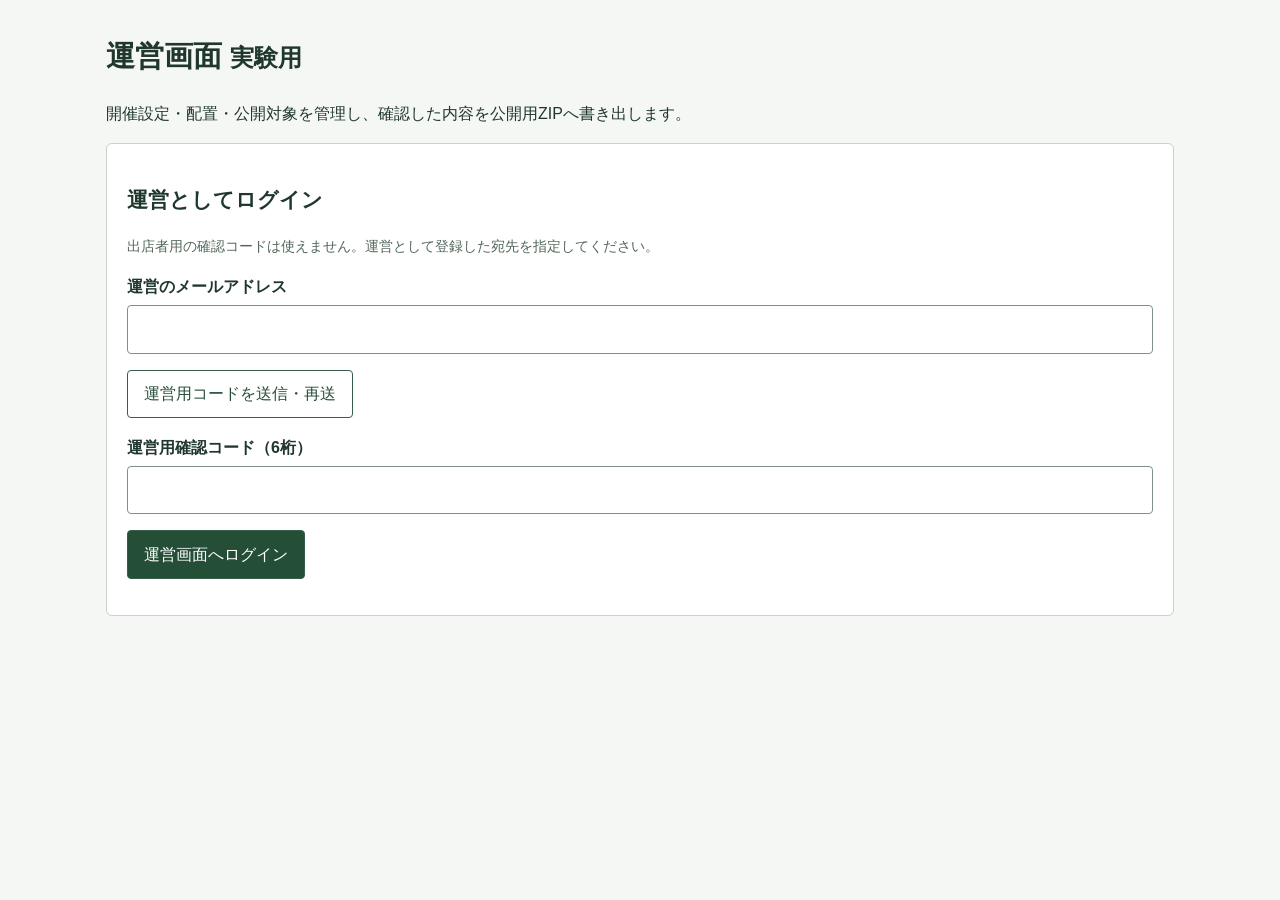
<file: gas/AdminIndex.html>
<!doctype html>
<html lang="ja">
<head>
  <base target="_top">
  <meta name="viewport" content="width=device-width, initial-scale=1">
  <title>運営画面（実験用）</title>
  <style>
    *{box-sizing:border-box}body{margin:0;background:#f5f7f5;color:#20372d;font-family:sans-serif;line-height:1.7}
    main{max-width:1100px;margin:2rem auto;padding:0 1rem 3rem}h1{font-size:1.8rem}h2{font-size:1.3rem}h3{font-size:1.1rem}
    section,.panel{background:white;border:1px solid #c6d2ca;border-radius:6px;padding:1.25rem;margin:1rem 0}
    label{display:block;font-weight:bold;margin:.8rem 0 .3rem}input,textarea,select,button{font:inherit}select,input:not([type=checkbox]){display:block;width:100%;padding:.6rem;border:1px solid #7d9184;border-radius:4px;color:inherit;background:white}
    input[type=checkbox]{width:1.2rem;height:1.2rem;vertical-align:middle}button,.file-link{padding:.6rem 1rem;border:1px solid #375e49;border-radius:4px;background:white;color:#254e37;cursor:pointer}
    .primary{background:#254e37;color:white}button:disabled{opacity:.5;cursor:default}.actions{display:flex;flex-wrap:wrap;gap:.6rem;margin:1rem 0}.note{font-size:.9rem;color:#52665a}
    #result{border-left:4px solid #375e49;padding:.8rem;overflow-wrap:anywhere}#result:empty{display:none}.form-grid{display:grid;grid-template-columns:1fr 1fr;gap:0 1rem}
    table{border-collapse:collapse;width:100%;margin:1rem 0}th,td{border-bottom:1px solid #d0d9d2;padding:.7rem;text-align:left;vertical-align:top}td:nth-child(2){overflow-wrap:anywhere}.table-wrap{overflow-x:auto}caption{text-align:left;font-weight:bold}
    fieldset{border:0;margin:0;padding:0;min-width:0}.preview-exhibitor{border-top:2px solid #809985;padding:1rem 0}.preview-book{border-top:1px solid #d0d9d2;padding:.7rem 0}.preview-book p{white-space:pre-wrap;overflow-wrap:anywhere}
    .preview-image{max-width:100%;max-height:360px;display:block;margin:.5rem 0}.history-item{border-top:1px solid #d0d9d2;padding:1rem 0;overflow-wrap:anywhere}.file-link{display:inline-block;text-decoration:none}
    [hidden]{display:none!important}:focus-visible{outline:3px solid #b36b12;outline-offset:3px}@media(max-width:640px){.form-grid{grid-template-columns:1fr}section{padding:1rem}main{margin:1rem auto}th,td{padding:.5rem}}
  </style>
</head>
<body>
<main>
  <header><h1>運営画面 <small>実験用</small></h1><p>開催設定・配置・公開対象を管理し、確認した内容を公開用ZIPへ書き出します。</p></header>
  <p id="result" role="status" aria-live="polite"></p>
  <p id="storageNotice" class="note" hidden>このブラウザーではログインを一時保存できません。再読み込み後は再ログインしてください。</p>
  <button id="restore" type="button" hidden>ログインの復元を再試行</button>
  <section id="login">
    <h2>運営としてログイン</h2>
    <p class="note">出店者用の確認コードは使えません。運営として登録した宛先を指定してください。</p>
    <form id="emailForm"><label for="email">運営のメールアドレス</label><input id="email" type="email" autocomplete="email" maxlength="254" required><div class="actions"><button type="submit">運営用コードを送信・再送</button></div></form>
    <form id="codeForm"><label for="code">運営用確認コード（6桁）</label><input id="code" type="text" inputmode="numeric" autocomplete="one-time-code" pattern="[0-9]{6}" maxlength="6" required><div class="actions"><button class="primary" type="submit">運営画面へログイン</button></div></form>
  </section>
  <div id="dashboard" hidden>
    <div class="actions"><button id="reload" type="button">保存済み設定を読み直す</button><button id="logout" type="button">ログアウト</button></div>
    <p id="revision" class="note"></p>
    <section>
      <h2>開催設定・配置</h2>
      <form id="eventForm">
        <fieldset id="fields">
          <label for="title">カタログ名（必須）</label><input id="title" maxlength="120" required>
          <div class="form-grid"><div><label for="eventDate">開催日</label><input id="eventDate" type="date"></div><div><label for="venue">会場</label><input id="venue" maxlength="200"></div></div>
          <label for="deadline">出店者の編集終了日時（日本時間）</label><input id="deadline" type="datetime-local" step="1">
          <p class="note">空欄・期限終了後は出店者の編集を停止します。変更は設定保存後に有効です。</p>
          <label for="publicationMode">出店の公開モード</label><select id="publicationMode"><option value="approval">運営承認モード</option><option value="automatic">自動公開モード</option></select><p id="publicationModeNote" class="note"></p><p class="note">自動公開への変更で、既存の承認待ち出店も掲載されます。運営承認に戻すと、承認チェックのある出店だけが掲載されます。変更は「設定を保存」で確定します。</p><div class="table-wrap"><table><caption>出店者と承認・配置</caption><thead><tr><th>運営承認</th><th>出店者</th><th>作品・画像</th><th>ブース番号</th></tr></thead><tbody id="exhibitors"></tbody></table></div>
          <p class="note">承認は出店単位です。承認後のプロフィール・作品・画像の編集に再承認は不要です。ブース番号が空なら「配置未定」です。</p>
        </fieldset>
        <div class="actions"><button id="save" class="primary" type="submit">設定を保存</button></div>
      </form>
    </section>
    <section>
      <h2>公開前の確認</h2>
      <p>設定を保存してからプレビューを作成します。プレビュー確認後に内容が更新された場合は再確認が必要です。</p>
      <button id="preview" type="button">保存済みの公開内容を確認</button>
      <div id="previewPanel" hidden>
        <p id="previewInfo" class="note"></p><div id="previewContent"></div>
        <label><input id="confirmPreview" type="checkbox"> 掲載内容と公開対象を確認しました</label>
        <div class="actions"><button id="export" class="primary" type="button">確認した内容をZIPへ書き出す</button></div>
      </div>
      <p class="note">ZIPを書き出すだけでは一般公開されません。ダウンロード後にローカル確認・反映・GitHub Pagesへの配信を行います。</p>
    </section>
    <section><h2>書き出し履歴</h2><p class="note">直近20件。Driveのリンクは、保存先を所有する運営のGoogleアカウントで開いてください。</p><div id="history"></div></section>
  </div>
</main>
<script>
'use strict';
const $ = id => document.getElementById(id);
const SESSION_KEY = 'hf_test.adminSession.v1';
let token = null, data = null, dirty = false, busy = false, pendingSave = null, pendingExport = null, preview = null;
function message(text) { $('result').textContent = text; }
function persist(value) {
  try { if (value) window.sessionStorage.setItem(SESSION_KEY, value); else window.sessionStorage.removeItem(SESSION_KEY); }
  catch (_) { $('storageNotice').hidden = false; }
}
function publicationControls() {
  const automatic = $('publicationMode').value === 'automatic';
  $('publicationModeNote').textContent = automatic ? '自動公開：メール確認が完了した出店を自動で掲載します。承認チェックは使用しません。' : '運営承認：下の承認チェックを入れ、設定を保存した出店だけを掲載します。';
  for (const input of $('exhibitors').querySelectorAll('[data-key]')) {
    if (input.dataset.key === 'publish') input.disabled = automatic || busy || !!pendingSave;
  }
}
function controls() {
  publicationControls();
  const pending = !!pendingSave || !!pendingExport;
  $('fields').disabled = busy || pending;
  $('save').disabled = busy || !!pendingExport;
  $('save').textContent = pendingSave ? '同じ設定保存を再試行・結果確認' : '設定を保存';
  $('preview').disabled = busy || dirty || pending;
  $('export').disabled = busy || !preview || !$('confirmPreview').checked || dirty || !!pendingSave;
  $('confirmPreview').disabled = busy || !!pendingExport;
  $('export').textContent = pendingExport ? '同じ書き出しを再試行・結果確認' : '確認した内容をZIPへ書き出す';
  for (const id of ['reload', 'logout', 'restore']) $(id).disabled = busy;
  for (const element of document.querySelectorAll('#login input, #login button')) element.disabled = busy;
}
function rpc(name, ...args) {
  return new Promise((resolve, reject) => {
    if (!window.google || !google.script || !google.script.run) { reject({ network: true, message: 'GASの運営画面URLから開いてください。' }); return; }
    google.script.run.withSuccessHandler(result => {
      if (result && result.ok) resolve(result);
      else { const error = result && result.error || { code: 'UNAVAILABLE', message: '応答を確認できませんでした。' }; if (error.code === 'UNAUTHENTICATED') persist(null); reject(error); }
    }).withFailureHandler(() => reject({ network: true, message: '通信結果を確認できませんでした。' }))[name](...args);
  });
}
async function action(operation) {
  if (busy) return; busy = true; controls();
  try { await operation(); } catch (error) { message(error.message || '処理を完了できませんでした。'); }
  finally { busy = false; controls(); }
}
function element(tag, text, className) { const node = document.createElement(tag); if (text !== undefined) node.textContent = text; if (className) node.className = className; return node; }
function clearPreview() { preview = null; $('previewPanel').hidden = true; $('previewContent').replaceChildren(); $('confirmPreview').checked = false; }
function renderHistory(releases) {
  $('history').replaceChildren();
  if (!releases.length) { $('history').append(element('p', 'まだ書き出し履歴がありません。')); return; }
  releases.forEach(release => {
    const item = element('div', undefined, 'history-item');
    item.append(element('p', release.releaseId), element('p', new Date(release.createdAt).toLocaleString('ja-JP') + ' ／ ' + release.exhibitorCount + '組・画像' + release.imageCount + '点'));
    if (typeof release.fileUrl === 'string' && /^https:\/\/drive\.google\.com\/file\/d\/[A-Za-z0-9_%.-]+\/view$/.test(release.fileUrl)) {
      const link = element('a', 'DriveでZIPを開く', 'file-link'); link.href = release.fileUrl; link.target = '_blank'; link.rel = 'noopener noreferrer'; item.append(link);
    }
    $('history').append(item);
  });
}
function render(next) {
  data = next; dirty = false; pendingSave = null; pendingExport = null; clearPreview();
  $('publicationMode').value = data.publicationMode || 'approval';
  $('title').value = data.title; $('eventDate').value = data.eventDate; $('venue').value = data.venue;
  $('deadline').value = data.editDeadline && Number.isFinite(Date.parse(data.editDeadline)) ? new Date(Date.parse(data.editDeadline) + 9 * 3600000).toISOString().slice(0, 19) : '';
  $('revision').textContent = '開催回 ' + data.eventId + ' ／ 設定更新番号 ' + data.revision;
  $('exhibitors').replaceChildren();
  data.exhibitors.forEach(exhibitor => {
    const row = element('tr'); row.dataset.id = exhibitor.exhibitorId;
    const selectCell = element('td'); const select = element('input'); select.type = 'checkbox'; select.checked = exhibitor.publish; select.dataset.key = 'publish'; select.setAttribute('aria-label', exhibitor.name + 'の出店を承認する'); selectCell.append(select);
    const name = element('td'); name.append(element('strong', exhibitor.name), element('div', exhibitor.exhibitorId, 'note'));
    const boothCell = element('td'); const booth = element('input'); booth.value = exhibitor.booth; booth.maxLength = 40; booth.dataset.key = 'booth'; booth.setAttribute('aria-label', exhibitor.name + 'のブース番号'); boothCell.append(booth);
    row.append(selectCell, name, element('td', exhibitor.publicationCount + '作品 ／ ' + exhibitor.imageCount + '点'), boothCell); $('exhibitors').append(row);
  });
  renderHistory(data.releases); $('login').hidden = true; $('dashboard').hidden = false; $('restore').hidden = true; controls();
}
function saveRequest() {
  const deadline = $('deadline').value;
  return { revision: data.revision, requestId: crypto.randomUUID(), title: $('title').value, eventDate: $('eventDate').value,
    venue: $('venue').value, publicationMode: $('publicationMode').value, editDeadline: deadline ? (deadline.length === 16 ? deadline + ':00' : deadline) + '+09:00' : '',
    exhibitors: Array.from($('exhibitors').children, row => {
      const values = { exhibitorId: row.dataset.id };
      for (const input of row.querySelectorAll('[data-key]')) values[input.dataset.key] = input.dataset.key === 'publish' ? input.checked : input.value;
      return values;
    }) };
}
async function restore() {
  let saved;
  try { saved = window.sessionStorage.getItem(SESSION_KEY); } catch (_) { $('storageNotice').hidden = false; return; }
  if (!saved) return;
  if (!/^[a-f0-9]{64}$/.test(saved)) { persist(null); return; }
  $('restore').hidden = true; message('運営ログインを確認しています。');
  try { const result = await rpc('getAdminDashboard', saved); token = saved; render(result.data); message('運営ログインを復元しました。'); }
  catch (error) {
    if (error.code === 'UNAUTHENTICATED') { persist(null); message('運営として再ログインしてください。'); }
    else { $('restore').hidden = false; message('ログインを確認できませんでした。復元を再試行してください。'); }
  }
}
$('restore').addEventListener('click', () => action(restore));
$('emailForm').addEventListener('submit', event => { event.preventDefault(); action(async () => { const result = await rpc('requestAdminLoginCode', $('email').value); $('code').value = ''; message(result.message); }); });
$('codeForm').addEventListener('submit', event => {
  event.preventDefault(); if (!$('emailForm').reportValidity()) return;
  action(async () => { const result = await rpc('verifyAdminLoginCode', $('email').value, $('code').value); token = result.token; persist(token); $('code').value = ''; $('email').value = ''; render(result.data); message('運営としてログインしました。有効期限は1時間です。'); });
});
function changed() { dirty = true; clearPreview(); controls(); }
$('publicationMode').addEventListener('change', changed);
$('fields').addEventListener('input', changed); $('fields').addEventListener('change', changed);
$('eventForm').addEventListener('submit', event => {
  event.preventDefault(); action(async () => {
    if (!pendingSave) {
      const request = saveRequest();
      if (data.editDeadline && Date.parse(data.editDeadline) <= Date.now() && Date.parse(request.editDeadline) > Date.now()
          && !confirm('終了済みの出店者編集を再開しますか？')) return;
      pendingSave = request;
    }
    controls();
    try { const result = await rpc('saveAdminEvent', token, pendingSave); render(result.data); message(result.replayed ? '設定が保存済みであることを確認しました。' : '設定を保存しました。公開ページへの反映はまだです。'); }
    catch (error) {
      if (error.code === 'PUBLICATION_PENDING') message(error.message);
      else if (error.network || ['UNAVAILABLE', 'BUSY'].includes(error.code)) message('保存結果が未確認です。同じ設定保存を再試行してください。');
      else { pendingSave = null; message(error.message); }
    }
  });
});
$('preview').addEventListener('click', () => action(async () => {
  if (dirty || pendingSave || pendingExport) return;
  clearPreview();
  const result = await rpc('previewAdminCatalog', token); preview = result; $('confirmPreview').checked = false; $('previewContent').replaceChildren();
  const catalog = result.catalog;
  $('previewContent').append(element('h3', catalog.title), element('p', [catalog.eventDate, catalog.venue].filter(Boolean).join(' ／ ')));
  catalog.exhibitors.forEach(exhibitor => {
    const section = element('div', undefined, 'preview-exhibitor'); section.append(element('h3', exhibitor.name), element('p', exhibitor.booth || '配置未定'), element('p', exhibitor.description));
    exhibitor.publications.forEach(book => {
      const item = element('div', undefined, 'preview-book'); item.append(element('h3', book.title), element('p', book.author), element('p', book.price + '円 ／ ' + book.releaseType), element('p', book.description));
      book.images.forEach((image, index) => {
        const id = typeof image.src === 'string' && image.src.match(/\/(img_[a-f0-9]{32})\.(png|jpg)$/);
        if (!id) return;
        const show = element('button', '画像' + (index + 1) + 'を確認'); show.type = 'button';
        const img = element('img'); img.alt = book.title + 'の画像' + (index + 1); img.className = 'preview-image'; img.hidden = true;
        show.addEventListener('click', () => action(async () => { const result = await rpc('getAdminImage', token, id[1]); if (!['image/png', 'image/jpeg'].includes(result.contentType)) throw new Error('画像形式が不正です。'); img.src = 'data:' + result.contentType + ';base64,' + result.base64; img.hidden = false; }));
        item.append(show, img);
      }); section.append(item);
    }); $('previewContent').append(section);
  });
  $('previewInfo').textContent = '確認期限: ' + new Date(result.expiresAt).toLocaleString('ja-JP') + ' ／ 確認後に内容が変わった場合は再確認が必要です。';
  $('previewPanel').hidden = false; message('公開する内容を確認してください。まだ書き出していません。');
}));
$('confirmPreview').addEventListener('change', controls);
$('export').addEventListener('click', () => action(async () => {
  if (!preview || !$('confirmPreview').checked || dirty) return;
  if (!pendingExport) pendingExport = { previewId: preview.previewId, requestId: crypto.randomUUID() };
  controls();
  try {
    const result = await rpc('exportAdminCatalog', token, pendingExport); pendingExport = null;
    data.releases = [result.release, ...data.releases.filter(item => item.releaseId !== result.release.releaseId)].slice(0, 20); renderHistory(data.releases); clearPreview();
    message('公開用ZIPを書き出しました。履歴のDriveリンクから取得し、ローカル確認・反映へ進んでください。');
  } catch (error) {
    if (error.network || ['UNAVAILABLE', 'BUSY'].includes(error.code)) message('書き出し結果が未確認です。同じ書き出しを再試行してください。');
    else { pendingExport = null; if (error.code === 'PREVIEW_STALE') clearPreview(); message(error.message); }
  }
}));
$('reload').addEventListener('click', () => {
  if ((dirty || pendingSave || pendingExport) && !confirm('未保存の入力を破棄して保存済み設定を読み直しますか？')) return;
  action(async () => { const result = await rpc('getAdminDashboard', token); render(result.data); message('保存済み設定と履歴を読み込みました。'); });
});
$('logout').addEventListener('click', () => {
  if ((dirty || pendingSave || pendingExport) && !confirm('未保存の入力を破棄してログアウトしますか？')) return;
  action(async () => {
    try { await rpc('logoutAdmin', token); } catch (error) { if (error.code !== 'UNAUTHENTICATED') throw error; }
    token = null; data = null; dirty = false; pendingSave = null; pendingExport = null; persist(null); clearPreview(); $('eventForm').reset(); $('exhibitors').replaceChildren(); $('history').replaceChildren(); $('dashboard').hidden = true; $('login').hidden = false; message('運営画面からログアウトしました。');
  });
});
window.addEventListener('beforeunload', event => { if (dirty || pendingSave || pendingExport) { event.preventDefault(); event.returnValue = ''; } });
controls(); action(restore);
</script>
</body>
</html>
</file>
<file: docs/styles.css>
:root{font-family:"Yu Gothic","Hiragino Kaku Gothic ProN",sans-serif;color:#19362f;background:#f7faf8;font-size:16px;line-height:1.8}
*{box-sizing:border-box}body{margin:0}header,main,footer{max-width:1120px;margin:auto;padding:2rem}
header{padding-top:4rem;border-bottom:2px solid #19362f}.eyebrow{letter-spacing:.16em;font-weight:700;font-size:.875rem}
h1{font-family:"Yu Mincho",serif;font-size:clamp(2rem,6vw,3.8rem);line-height:1.35;margin:1rem 0}
h2,h3,h4{line-height:1.5}.notice{background:#e4eee8;border-left:4px solid #39765a;padding:.75rem 1rem;font-size:.9rem}
.section-heading{margin-bottom:1.5rem}.section-heading h2{margin-bottom:0}.section-heading p{margin-top:.25rem}
.filters{display:flex;gap:1rem;flex-wrap:wrap}.filters label{display:grid;gap:.3rem;flex:1;min-width:180px}
input,select{font:inherit;width:100%;padding:.65rem;background:white;border:1px solid #729184;border-radius:4px}
select{appearance:none;padding-right:2.5rem;background-image:linear-gradient(45deg,transparent 50%,#19362f 50%),linear-gradient(135deg,#19362f 50%,transparent 50%);background-position:calc(100% - 20px) 50%,calc(100% - 14px) 50%;background-size:6px 6px;background-repeat:no-repeat}
:focus-visible{outline:3px solid #bf6727;outline-offset:3px}.catalog{display:grid;gap:1.5rem}
.exhibitor{background:#fff;padding:1.5rem;border:1px solid #d1ded6;border-radius:6px}.exhibitor h3{font-size:1.5rem;margin:.25rem 0}.booth{font-weight:700;color:#416d56}
.books{display:grid;grid-template-columns:repeat(2,minmax(0,1fr));gap:1rem;margin-top:1.5rem}
.book{border-top:1px solid #d1ded6;padding-top:1rem;display:grid;grid-template-columns:90px 1fr;gap:1rem}.book h4{margin:0;font-size:1.1rem}
.cover{background:#eaf0ed;min-height:125px;display:flex;align-items:center;justify-content:center;color:#547164;text-align:center;font-size:.875rem;padding:.5rem}.book p{margin:.3rem 0}.meta{color:#547164;font-size:.9rem}
footer{border-top:1px solid #d1ded6;color:#547164;font-size:.9rem}
.book>*{min-width:0}.image-link{display:flex;text-decoration:none;align-self:start}.image-link img{display:block;width:100%;height:auto;max-height:180px;object-fit:contain}.book-images{margin-top:.75rem}.book-images summary{cursor:pointer;font-size:.9rem}.image-gallery{display:flex;flex-wrap:wrap;gap:.5rem;margin-top:.5rem}.image-gallery .image-link{width:95px}#publicationInfo{overflow-wrap:anywhere}.exhibitor p,.book p,.book h4{overflow-wrap:anywhere;white-space:pre-wrap}
@media(max-width:640px){header,main,footer{padding:1.25rem}header{padding-top:2rem}.books{grid-template-columns:1fr}.exhibitor{padding:1rem}}
.image-dialog{max-width:95vw;max-height:95vh;border:1px solid #536d5c;border-radius:6px;padding:3.75rem 1rem 1rem}
.image-dialog::backdrop{background:rgb(0 0 0 / .65)}
.image-dialog-close{position:absolute;top:.5rem;right:.5rem;display:grid;place-items:center;width:2.75rem;height:2.75rem;padding:0;border:1px solid #729184;border-radius:4px;background:#fff;color:#19362f;font:inherit;font-size:1.75rem;line-height:1;cursor:pointer}
.image-dialog img{display:block;max-width:85vw;max-height:75vh;object-fit:contain;margin-top:.6rem}
button.image-link{cursor:zoom-in;padding:0;color:inherit;font:inherit}
</file>
